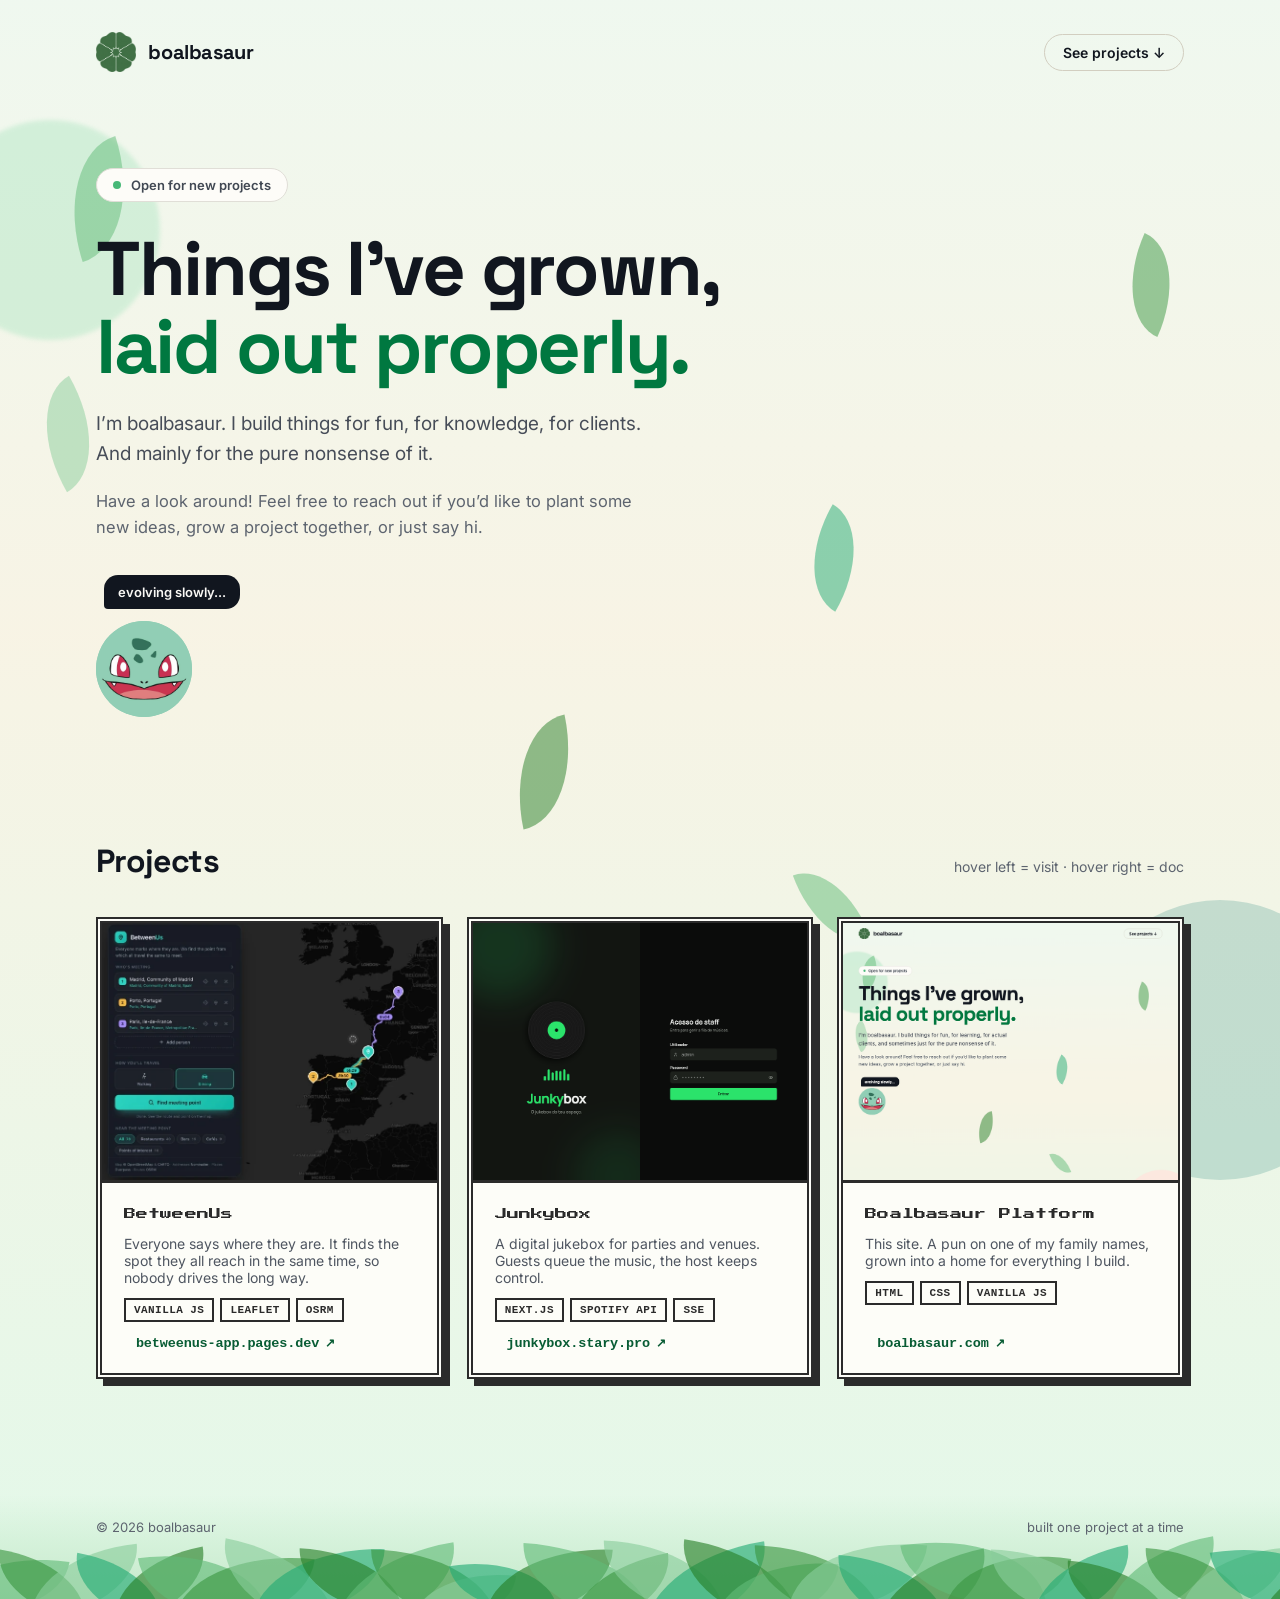
<file: index.html>
<!DOCTYPE html>
<html lang="en">
<head>
<meta charset="utf-8">
<meta name="viewport" content="width=device-width, initial-scale=1">
<title>boalbasaur · things I've grown</title>
<meta name="description" content="I'm boalbasaur. I build things for fun, for knowledge, for clients. And mainly for the pure nonsense of it.">
<meta name="theme-color" content="#e6f2e4">
<link rel="canonical" href="https://boalbasaur.com/">
<link rel="icon" href="assets/favicon.png" type="image/png">

<!-- Link previews. og:url and og:image have to be absolute — a relative path
     here renders as a bare URL with no card in WhatsApp, Slack, iMessage etc. -->
<meta property="og:type" content="website">
<meta property="og:url" content="https://boalbasaur.com/">
<meta property="og:site_name" content="boalbasaur">
<meta property="og:title" content="boalbasaur · things I've grown">
<meta property="og:description" content="I'm boalbasaur. I build things for fun, for knowledge, for clients. And mainly for the pure nonsense of it.">
<meta property="og:image" content="https://boalbasaur.com/assets/og.png">
<meta property="og:image:width" content="1200">
<meta property="og:image:height" content="630">
<meta property="og:image:alt" content="The boalbasaur logo above the words: Things I've grown, laid out properly.">
<meta name="twitter:card" content="summary_large_image">
<link rel="preconnect" href="https://fonts.googleapis.com">
<link rel="preconnect" href="https://fonts.gstatic.com" crossorigin>
<link href="https://fonts.googleapis.com/css2?family=Space+Grotesk:wght@500;600;700&family=Inter:wght@400;500;600&family=Press+Start+2P&display=swap" rel="stylesheet">
<!-- ?v= is the cache buster. There is no build step to fingerprint these, and
     without it a browser holding an old styles.css will happily pair it with
     freshly-changed markup: the page renders as unstyled content in the right
     shape, which looks like the CSS is broken rather than stale. Bump the
     number whenever styles.css or main.js changes. -->
<link rel="stylesheet" href="styles.css?v=21">
</head>
<body>

<div class="page" id="page">

  <div class="blob blob--1" aria-hidden="true"><i></i></div>
  <div class="blob blob--2" aria-hidden="true"><i></i></div>
  <div class="blob blob--3" aria-hidden="true"><i></i></div>

  <div class="leaves" aria-hidden="true">
    <!-- The surface everything below settles onto. -->
    <span class="ground"></span>

    <!-- Already on the ground. They lie flat in a tight band on the surface,
         overlapping into a continuous litter line, and several run past the
         left, right and bottom edges (.page clips them) so the layer reads as
         continuing out of frame rather than stopping at one.

         Each is rotated to roughly ±90deg, which swaps its axes on screen: it
         covers `height` horizontally (95-135px) and `width` vertically
         (58-78px). So, measured as distance above the container's bottom edge,

             visual bottom = bottom + (height - width) / 2
             visual top    = visual bottom + width

         Every `bottom` below is set so the visual bottom lands between -31 and
         -14 — each leaf is cut off by the page edge rather than resting above
         it. That is what makes the band read as a pile. Leave one sitting
         clear of the edge and you see background underneath it, and the line
         goes back to looking like it hovers. The visual tops come out between
         28 and 64, which is the ragged skyline.

         Horizontal spacing is a percentage while the sizes are pixels, so the
         gaps grow with the viewport. At a 3% step they stay closed up to
         ~2560px wide; past that bare ground starts showing between neighbours.
         Widen the step and it breaks on ordinary 1080p-and-up displays. -->
    <i class="leaf leaf--ground" style="--rot:98;  bottom:-46px;  left:-2%;  width:66px; height:117px"></i>
    <i class="leaf leaf--ground" style="--rot:-81; bottom:-34px;  left:1%;   width:58px; height:95px"></i>
    <i class="leaf leaf--ground" style="--rot:84;  bottom:-40px;  left:4%;   width:66px; height:113px"></i>
    <i class="leaf leaf--ground" style="--rot:-80; bottom:-38px;  left:7%;   width:58px; height:95px"></i>
    <i class="leaf leaf--ground" style="--rot:79;  bottom:-38px;  left:10%;  width:62px; height:101px"></i>
    <i class="leaf leaf--ground" style="--rot:-98; bottom:-48px;  left:13%;  width:74px; height:121px"></i>
    <i class="leaf leaf--ground" style="--rot:96;  bottom:-59px;  left:16%;  width:78px; height:134px"></i>
    <i class="leaf leaf--ground" style="--rot:-79; bottom:-50px;  left:19%;  width:74px; height:125px"></i>
    <i class="leaf leaf--ground" style="--rot:91;  bottom:-51px;  left:22%;  width:74px; height:130px"></i>
    <i class="leaf leaf--ground" style="--rot:-87; bottom:-36px;  left:25%;  width:62px; height:106px"></i>
    <i class="leaf leaf--ground" style="--rot:81;  bottom:-55px;  left:28%;  width:74px; height:130px"></i>
    <i class="leaf leaf--ground" style="--rot:-89; bottom:-52px;  left:31%;  width:74px; height:127px"></i>
    <i class="leaf leaf--ground" style="--rot:96;  bottom:-50px;  left:34%;  width:58px; height:99px"></i>
    <i class="leaf leaf--ground" style="--rot:-99; bottom:-38px;  left:37%;  width:58px; height:100px"></i>
    <i class="leaf leaf--ground" style="--rot:92;  bottom:-48px;  left:40%;  width:74px; height:125px"></i>
    <i class="leaf leaf--ground" style="--rot:-87; bottom:-50px;  left:43%;  width:74px; height:131px"></i>
    <i class="leaf leaf--ground" style="--rot:80;  bottom:-48px;  left:46%;  width:62px; height:108px"></i>
    <i class="leaf leaf--ground" style="--rot:-88; bottom:-42px;  left:49%;  width:74px; height:123px"></i>
    <i class="leaf leaf--ground" style="--rot:81;  bottom:-57px;  left:52%;  width:78px; height:132px"></i>
    <i class="leaf leaf--ground" style="--rot:-82; bottom:-48px;  left:55%;  width:74px; height:125px"></i>
    <i class="leaf leaf--ground" style="--rot:95;  bottom:-54px;  left:58%;  width:70px; height:118px"></i>
    <i class="leaf leaf--ground" style="--rot:-88; bottom:-50px;  left:61%;  width:74px; height:129px"></i>
    <i class="leaf leaf--ground" style="--rot:96;  bottom:-44px;  left:64%;  width:78px; height:131px"></i>
    <i class="leaf leaf--ground" style="--rot:-86; bottom:-52px;  left:67%;  width:70px; height:114px"></i>
    <i class="leaf leaf--ground" style="--rot:79;  bottom:-56px;  left:70%;  width:70px; height:121px"></i>
    <i class="leaf leaf--ground" style="--rot:-99; bottom:-42px;  left:73%;  width:78px; height:135px"></i>
    <i class="leaf leaf--ground" style="--rot:99;  bottom:-44px;  left:76%;  width:70px; height:117px"></i>
    <i class="leaf leaf--ground" style="--rot:-89; bottom:-38px;  left:79%;  width:66px; height:107px"></i>
    <i class="leaf leaf--ground" style="--rot:79;  bottom:-40px;  left:82%;  width:62px; height:107px"></i>
    <i class="leaf leaf--ground" style="--rot:-85; bottom:-51px;  left:85%;  width:62px; height:108px"></i>
    <i class="leaf leaf--ground" style="--rot:80;  bottom:-41px;  left:88%;  width:70px; height:118px"></i>
    <i class="leaf leaf--ground" style="--rot:-86; bottom:-36px;  left:91%;  width:62px; height:105px"></i>
    <i class="leaf leaf--ground" style="--rot:86;  bottom:-38px;  left:94%;  width:62px; height:109px"></i>
    <i class="leaf leaf--ground" style="--rot:-99; bottom:-48px;  left:97%;  width:78px; height:132px"></i>
    <i class="leaf leaf--ground" style="--rot:80;  bottom:-55px;  left:100%; width:70px; height:124px"></i>

    <!-- Drift down to join them as you scroll. data-start is the point in the
         page's scroll range where each one lets go, data-land how far above the
         bottom edge it comes to rest (negative = past it), data-rest the angle
         it settles at and data-turns how many extra tumbles it takes to get
         there.

         data-land is measured exactly like the litter line's `bottom`, so run
         it through the same conversion: a leaf's visual bottom ends up at
         data-land + (height - width) / 2. Keep that under 28 — the lowest
         point of the pile's skyline — or the leaf comes to rest above the
         litter with nothing under it, which is what made these hover. The six
         below land between -2 and 22. -->
    <i class="leaf" data-fall data-start="0"    data-land="2"   data-rest="86"  data-turns="1"  data-drift="28"
       style="--rot:-18; top:9%;  left:5%;   width:70px; height:110px"></i>
    <i class="leaf" data-fall data-start="0.05" data-land="-8"  data-rest="-94" data-turns="-1" data-drift="22"
       style="--rot:24;  top:15%; right:8%;  width:54px; height:90px"></i>
    <i class="leaf" data-fall data-start="0.12" data-land="-2"  data-rest="82"  data-turns="1"  data-drift="30"
       style="--rot:-30; top:24%; left:3%;   width:60px; height:100px"></i>
    <i class="leaf" data-fall data-start="0.20" data-land="-20" data-rest="-88" data-turns="0"  data-drift="18"
       style="--rot:30;  top:32%; left:63%;  width:56px; height:92px"></i>
    <i class="leaf" data-fall data-start="0.30" data-land="-6"  data-rest="92"  data-turns="-1" data-drift="26"
       style="--rot:-12; top:45%; left:40%;  width:64px; height:104px"></i>
    <i class="leaf" data-fall data-start="0.42" data-land="-16" data-rest="-80" data-turns="1"  data-drift="20"
       style="--rot:-20; top:54%; right:33%; width:52px; height:86px"></i>
  </div>

  <header class="site-header">
    <div class="brand">
      <img class="brand__logo" src="assets/logo.png" alt="" width="836" height="827">
      <span class="brand__name">boalbasaur</span>
    </div>
    <a class="ghost-button" href="#projects">See projects &darr;</a>
  </header>

  <section class="hero">
    <p class="badge" data-reveal data-reveal-near>
      <span class="badge__dot" aria-hidden="true"></span>
      Open for new projects
    </p>

    <h1 class="hero__title" data-reveal>
      Things I&rsquo;ve grown,<br><span class="hero__title-accent">laid out properly.</span>
    </h1>

    <p class="hero__sub" data-reveal data-reveal-delay="0.08s">
      <!-- The nbsp keeps "for clients" whole. Without it the line wraps after
           "for", stranding the preposition and breaking the for-X-for-Y-for-Z
           parallel across two lines; bound, both lines break on a comma. -->
      I&rsquo;m boalbasaur. I build things for fun, for knowledge, for&nbsp;clients.
      And mainly for the pure nonsense of it.
    </p>

    <p class="hero__sub hero__sub--soft" data-reveal data-reveal-delay="0.14s">
      Have a look around! Feel free to reach out if you&rsquo;d like to plant some new
      ideas, grow a project together, or just say hi.
    </p>

    <div class="mascot">
      <!-- What the mascot is saying. The text below is what shows with no
           script: it is also the first line of the idle rotation, so the two
           must stay in step or the bubble changes the moment main.js runs. -->
      <span class="mascot__note" id="mascot-note">evolving slowly...</span>

      <!-- Cycled while the console is shut. Not rendered, so the lines the
           mascot is not saying never reach the accessibility tree. -->
      <template id="mascot-idle-notes">
        <li>evolving slowly...</li>
        <li>Chat with me</li>
        <li>still photosynthesising</li>
        <li>psst &mdash; click me</li>
      </template>

      <!-- data-note is what the mascot says when a control is used. Kept on
           the controls themselves so a new menu row brings its own line. -->
      <button class="mascot__button" type="button" id="mascot-button"
              data-note="Hi there!"
              aria-expanded="false" aria-controls="retro-panel"
              aria-label="The boalbasaur mascot. Opens a help menu.">
        <span class="mascot__tilt">
          <span class="mascot__frame">
            <img class="mascot__img" src="assets/mascot-hero.png" alt="" width="96" height="96">
          </span>
        </span>
      </button>

      <!-- The mascot's retro console. Every view lives in the markup and the
           script shows one at a time, typing its text out a character at a
           time. The copy stays here rather than in main.js: the script reads
           each [data-type] element's own text once on load, stashes it, and
           replays it, so this file is still the only place the words live.

           Sits after the button in source order so it reads as the thing the
           button opens, and so it can just drop into flow on narrow screens
           where there is no room for it alongside. -->
      <!-- data-mail is where SEND actually goes. There is no backend behind
           this panel, so the button hands the text to the visitor's own mail
           client rather than claiming to have delivered it. -->
      <div class="retro" id="retro-panel" role="dialog" tabindex="-1"
           data-mail="boalbasaur@gmail.com"
           aria-label="boalbasaur help menu" hidden>

        <!-- Menu order runs from the least commitment to the most: read the
             address, write a whole email, write something short, write an idea,
             give me money. -->
        <div class="retro__view" data-view="menu">
          <p class="retro__heading" data-type>DO YOU NEED HELP?</p>
          <ul class="retro__menu">
            <li>
              <button class="retro__row" type="button" data-goto="contact" data-note="Vine Whip me a line." aria-label="Contact">
                <span class="retro__caret" aria-hidden="true">&#9654;</span><span data-type>CONTACT</span>
              </button>
            </li>
            <li>
              <button class="retro__row" type="button" data-goto="email" data-note="Draft it here, send it there." aria-label="Send email">
                <span class="retro__caret" aria-hidden="true">&#9654;</span><span data-type>SEND EMAIL</span>
              </button>
            </li>
            <li>
              <button class="retro__row" type="button" data-goto="message" data-note="I&rsquo;m all ears. And bulb." aria-label="Quick message">
                <span class="retro__caret" aria-hidden="true">&#9654;</span><span data-type>QUICK MESSAGE</span>
              </button>
            </li>
            <li>
              <button class="retro__row" type="button" data-goto="idea" data-note="Plant it here, I&rsquo;ll water it." aria-label="Share idea">
                <span class="retro__caret" aria-hidden="true">&#9654;</span><span data-type>SHARE IDEA</span>
              </button>
            </li>
            <li>
              <button class="retro__row" type="button" data-goto="donate" data-note="I mostly run on sunlight." aria-label="Donate">
                <span class="retro__caret" aria-hidden="true">&#9654;</span><span data-type>DONATE</span>
              </button>
            </li>
          </ul>
        </div>

        <div class="retro__view" data-view="contact" hidden>
          <p class="retro__heading" data-type>CONTACT</p>
          <div class="retro__lines">
            <p data-type>EMAIL: boalbasaur@gmail.com</p>
            <p data-type>ADDRESS: Patch #2B, Pallet Town Forest (Just follow the sunny spot!)</p>
          </div>
          <button class="retro__row retro__row--lead" type="button" data-goto="menu" data-note="Take your time." aria-label="Back to the menu">
            <span data-type>&lt; BACK</span>
          </button>
        </div>

        <div class="retro__view" data-view="donate" hidden>
          <p class="retro__heading" data-type>DONATE</p>
          <!-- No link here on purpose: there is no donation account to point
               at, and a plausible-looking one would send money to a stranger. -->
          <p class="retro__body" data-type>Honestly? Not worth it yet. I&rsquo;m still a seedling &mdash; come back when I&rsquo;ve evolved.</p>
          <button class="retro__row retro__row--lead" type="button" data-goto="menu" data-note="Take your time." aria-label="Back to the menu">
            <span data-type>&lt; BACK</span>
          </button>
        </div>

        <!-- The whole email, written here rather than in the mail app. SEND
             still ends in the visitor's own client, with every box already
             filled in, so the last word on what leaves their machine is
             theirs. Subject goes to the mailto's subject; the header is the
             line the message opens on, and rides at the top of the body,
             because a mailto can carry a subject and a body and nothing else.

             data-field, not the class, is what the script reads: every box here
             is a .retro__input, and a querySelector on the class would take
             whichever comes first. -->
        <div class="retro__view" data-view="email" hidden>
          <p class="retro__heading" data-type>SEND EMAIL</p>
          <div data-form>
            <input class="retro__input" data-field="subject" type="text"
                   placeholder="Subject" aria-label="Subject">
            <input class="retro__input" data-field="header" type="text"
                   placeholder="Header" aria-label="Header">
            <textarea class="retro__input" data-field="body" rows="3"
                      placeholder="Your message" aria-label="Your message"></textarea>
            <div class="retro__actions">
              <button class="retro__row" type="button" data-goto="menu" data-note="Take your time." aria-label="Back to the menu">
                <span data-type>&lt; BACK</span>
              </button>
              <!-- The fallback subject, for a mail app that would otherwise open
                   with a blank one. The field wins whenever it has anything. -->
              <button class="retro__row" type="button" data-send="mail"
                      data-mail-subject="Hello from boalbasaur.com"
                      data-note="Off to your mail app." aria-label="Send email">
                <span data-type>SEND &gt;</span>
              </button>
            </div>
          </div>
          <!-- BACK is the only way out of here. The confirmation used to clear
               itself after a second and a half, which read as the panel
               changing its mind: you look up from the mail app that just
               opened and the screen that told you so is gone. -->
          <div data-sent hidden>
            <p class="retro__body" data-type data-status="mail">HANDED IT TO YOUR MAIL APP.</p>
            <button class="retro__row retro__row--lead" type="button" data-goto="menu" data-note="Take your time." aria-label="Back to the menu">
              <span data-type>&lt; BACK</span>
            </button>
          </div>
        </div>

        <!-- These two do not go through a mail app at all: SEND posts them to
             the site's own Worker, which passes them to Telegram. The contact
             box is optional and asked for first, the way you address a letter
             before writing it, and here it is the only way back — nothing else
             in the request says who sent it.

             type="text", not "email", because it asks for a contact and not
             only an address: a handle or a number belongs here too, and typing
             one into an email field is how you get told it is invalid. -->
        <div class="retro__view" data-view="message" hidden>
          <p class="retro__heading" data-type>QUICK MESSAGE</p>
          <div data-form>
            <input class="retro__input" data-field="contact" type="text"
                   placeholder="Your email or contact" aria-label="Your email or contact">
            <textarea class="retro__input" data-field="body" rows="3" placeholder="Say hi..." aria-label="Your message"></textarea>
            <div class="retro__actions">
              <button class="retro__row" type="button" data-goto="menu" data-note="Take your time." aria-label="Back to the menu">
                <span data-type>&lt; BACK</span>
              </button>
              <!-- data-kind is the heading this arrives under on Telegram, emoji
                   and all. It is separate from data-mail-subject because that
                   one is an email subject line and reads as boilerplate in a
                   chat, and it lives here rather than in the Worker for the
                   same reason as everything else the panel says: the words are
                   the page's, and adding a new kind should not mean editing a
                   server. -->
              <button class="retro__row" type="button" data-send="post"
                      data-kind="&#128172; Quick message"
                      data-mail-subject="Hello from boalbasaur.com"
                      data-note="Sending it over." aria-label="Send message">
                <span data-type>SEND &gt;</span>
              </button>
            </div>
          </div>
          <!-- One line per outcome, all three living here rather than in the
               script, which owns none of the words. The script un-hides one and
               types whatever is not hidden. -->
          <div data-sent hidden>
            <p class="retro__body" data-type data-status="sending">SENDING...</p>
            <p class="retro__body" data-type data-status="ok" hidden>GOT IT. IT IS ON MY PHONE.</p>
            <p class="retro__body" data-type data-status="mail" hidden>MY LINE IS DOWN. HANDED IT TO YOUR MAIL APP.</p>
            <button class="retro__row retro__row--lead" type="button" data-goto="menu" data-note="Take your time." aria-label="Back to the menu">
              <span data-type>&lt; BACK</span>
            </button>
          </div>
        </div>

        <div class="retro__view" data-view="idea" hidden>
          <p class="retro__heading" data-type>SHARE AN IDEA</p>
          <div data-form>
            <input class="retro__input" data-field="contact" type="text"
                   placeholder="Your email or contact" aria-label="Your email or contact">
            <textarea class="retro__input" data-field="body" rows="3" placeholder="What should I build next?" aria-label="Your idea"></textarea>
            <div class="retro__actions">
              <button class="retro__row" type="button" data-goto="menu" data-note="Take your time." aria-label="Back to the menu">
                <span data-type>&lt; BACK</span>
              </button>
              <button class="retro__row" type="button" data-send="post"
                      data-kind="&#128161; Idea"
                      data-mail-subject="An idea for boalbasaur.com"
                      data-note="Sending it over." aria-label="Send idea">
                <span data-type>SEND &gt;</span>
              </button>
            </div>
          </div>
          <div data-sent hidden>
            <p class="retro__body" data-type data-status="sending">SENDING...</p>
            <p class="retro__body" data-type data-status="ok" hidden>PLANTED. IT IS ON MY PHONE.</p>
            <p class="retro__body" data-type data-status="mail" hidden>MY LINE IS DOWN. HANDED IT TO YOUR MAIL APP.</p>
            <button class="retro__row retro__row--lead" type="button" data-goto="menu" data-note="Take your time." aria-label="Back to the menu">
              <span data-type>&lt; BACK</span>
            </button>
          </div>
        </div>

      </div>
    </div>
  </section>

  <section class="projects" id="projects">
    <div class="projects__head" data-reveal>
      <h2 class="projects__title">Projects</h2>
      <span class="projects__hint">hover left = visit &middot; hover right = doc</span>
    </div>

    <div class="projects__grid">

      <article class="card" data-reveal style="--card-index:0">
        <div class="card__shot">
          <img class="shot" src="assets/betweenus.webp" width="699" height="551"
               alt="BetweenUs: three people listed in the side panel and a map of Iberia with their routes converging on a point in south-west France."
               loading="lazy">
          <a class="card__half card__half--left" href="https://betweenus-app.pages.dev/" target="_blank"
             rel="noopener noreferrer" aria-label="Visit the BetweenUs website">
            <span class="card__action">Visit <span class="card__arrow" aria-hidden="true">&rarr;</span></span>
          </a>
          <button class="card__half card__half--right" type="button"
                  data-doc-for="betweenus" aria-label="Read the BetweenUs project doc">
            <span class="card__action"><span class="card__glyph" aria-hidden="true">&#9776;</span> Doc</span>
          </button>
        </div>
        <div class="card__body">
          <h3 class="card__title">BetweenUs</h3>
          <p class="card__tagline">Everyone says where they are. It finds the spot they all reach in the same time, so nobody drives the long way.</p>
          <ul class="tech">
            <li>Vanilla JS</li><li>Leaflet</li><li>OSRM</li>
          </ul>
          <a class="card__url" href="https://betweenus-app.pages.dev/" target="_blank" rel="noopener noreferrer">
            betweenus-app.pages.dev<span class="card__url-arrow" aria-hidden="true">&#8599;</span>
          </a>
        </div>

        <!-- Its own skin, sampled from the app: near-black navy with the teal,
             amber and violet it gives the first three people. Its furniture is
             the app's own furniture, all of it drawn in CSS: pins for bullets,
             the exact-midpoint target for headings, the search rings behind
             the text, and travel times that balance in the strip. -->
        <div class="doc-source" id="betweenus" data-doc-theme="betweenus" hidden>

          <!-- The rings the search actually walks: it drops candidate points on
               a ring around a centre, keeps the best, and shrinks. Here they sit
               off the edges, so the panel cuts them the way the viewport cuts
               them in the app. -->
          <div class="doc-atlas" aria-hidden="true">
            <span class="doc-ring doc-ring--a"></span>
            <span class="doc-ring doc-ring--b"></span>
            <span class="doc-ring doc-ring--c"></span>
          </div>

          <p class="doc-lede">Everyone marks where they are. It finds the point
            from which all of them travel the same, and tells you what is there.</p>

          <div class="doc-strip">
            <!-- Three people's travel times, pulled level and let go again. The
                 whole app is this loop: move the point, remeasure, close the
                 gap between the longest trip and the shortest. -->
            <ul class="doc-legs" aria-hidden="true">
              <li style="--from:0.42"></li>
              <li style="--from:1"></li>
              <li style="--from:0.63"></li>
            </ul>
            <p class="doc-strip__label">Two answers per search. The exact
              midpoint, equidistant and quite often at sea, and the one on real
              roads that everyone actually reaches in the same time.</p>
            <ul class="tech doc-stack">
              <li>Vanilla JS</li><li>Leaflet</li><li>OSRM</li><li>Overpass</li><li>Nominatim</li><li>No build step</li>
            </ul>
          </div>

          <section>
            <h4>What it is</h4>
            <p>Add the people, pick walking or driving, and the map answers with
              a place: a town, its region, and a line of its history. Everyone
              gets a route in their own colour with their travel time on it, so
              the fairness is something you can read rather than take on trust.</p>
            <ul class="doc-list">
              <li>The exact midpoint, where nobody is further from the meeting than anyone else</li>
              <li>The realistic meeting point, snapped to roads and picked so the longest trip is as short as it can be</li>
              <li>The gap between the longest and shortest trip, which is the number the search is trying to get to zero</li>
              <li>Restaurants, bars, caf&eacute;s and points of interest around the answer, sorted by distance</li>
            </ul>
          </section>

          <section class="doc-gallery">
            <h4>What a search answers with</h4>
            <figure class="doc-shot">
              <img src="assets/betweenus-point.webp" width="752" height="966" loading="lazy"
                   alt="The meeting point panel: an exact midpoint near Elvas, the chosen town Campo Maior with a paragraph of its history, both people at 2h57, and a travel-time gap of 0 min.">
              <figcaption>Two people out of Coimbra and somewhere east of it, and
                the gap between their trips is zero. The exact midpoint landed in
                a field outside Elvas, so the meeting is in Campo Maior, with the
                first paragraph Wikipedia has on it.</figcaption>
            </figure>
            <figure class="doc-shot">
              <img src="assets/betweenus-nearby.webp" width="889" height="1024" loading="lazy"
                   alt="The map zoomed in on the Basque coast: three coloured routes running side by side into the meeting pin, glyph chips for nearby places, and a popup for Caf&eacute; Garra.">
              <figcaption>Zoomed in, the routes share the last few kilometres of
                road. They are drawn a few pixels apart so all three stay
                readable, and the places around the point are tinted by what they
                are.</figcaption>
            </figure>
            <figure class="doc-shot doc-shot--phone">
              <img src="assets/betweenus-places.webp" width="640" height="1076" loading="lazy"
                   alt="The side panel: walking and driving buttons, the find button, and a tabbed list of nearby places with distances.">
              <figcaption>What is worth the trip once you are there. The tabs
                count what they hold, and walking searches a couple of kilometres
                where driving searches tens.</figcaption>
            </figure>
          </section>

          <section>
            <h4>Motivation</h4>
            <p>Meeting halfway is normally settled by whoever gives in first, and
              someone always drives twice as long while insisting they do not
              mind. I wanted the argument replaced by a number. The exact
              midpoint is the other half of it: usually it is open water and
              useless, but every so often it lands on a small town nobody in the
              group has heard of, and then the answer to where should we meet is
              somewhere you have to go and look up.</p>
          </section>

          <section>
            <h4>Purpose</h4>
            <p>Run a real optimisation loop in a browser tab. One static page, no
              backend, no API keys and no sign-up, on public services that owe me
              nothing: OSRM for the roads, Nominatim for the addresses, Overpass
              for the places, Wikipedia for the history.</p>
          </section>

          <section>
            <h4>Challenges</h4>
            <p>The fair point is not the average of the coordinates. Averaging
              puts three friends in the Bay of Biscay, and even the true
              equidistant point is only fair as the crow flies, which nobody
              travels.</p>
            <ul class="doc-list">
              <li>Candidates are sampled along the real routes between people, then refined on shrinking rings until the travel times stop moving apart</li>
              <li>Every service is public and rate limited: one request a second to Nominatim, mirrors of Overpass that return an error page with a 200, and a demo routing server that throttles bursts</li>
              <li>Routes that converge on the same road hide one another, so each is shifted sideways in screen pixels and recomputed on every zoom</li>
              <li>The panels float over the map, so fitting the view has to account for the pixels they cover or the answer lands underneath them</li>
            </ul>
          </section>

          <section class="doc-note">
            <h4>What I learned</h4>
            <ul class="doc-list">
              <li>Nobody gets the short straw has a name in geometry: it is the Chebyshev centre, and on a sphere you reach it by core set iteration</li>
              <li>Scoring candidates by twice the worst trip minus the best one, which rewards a low ceiling and punishes a lucky winner</li>
              <li>Being a good guest on free infrastructure: a queue with a gap in it, backoff that knows which errors will never come good, and a cache that survives reloads</li>
              <li>Leaflet past the tutorial, where you draw your own things in screen space and take its click handling apart</li>
              <li>How much of a design reads as illustration when it is really two gradients and a border radius</li>
            </ul>
          </section>

        </div>
      </article>


      <article class="card" data-reveal style="--card-index:1">
        <div class="card__shot">
          <img class="shot" src="assets/junkybox.png" width="900" height="709"
               alt="The Junkybox staff login: a vinyl record and equalizer over a dark green glow, beside the sign-in form."
               loading="lazy">
          <a class="card__half card__half--left" href="https://junkybox.stary.pro/" target="_blank"
             rel="noopener noreferrer" aria-label="Visit the Junkybox website">
            <span class="card__action">Visit <span class="card__arrow" aria-hidden="true">&rarr;</span></span>
          </a>
          <button class="card__half card__half--right" type="button"
                  data-doc-for="junkybox" aria-label="Read the Junkybox project doc">
            <span class="card__action"><span class="card__glyph" aria-hidden="true">&#9776;</span> Doc</span>
          </button>
        </div>
        <div class="card__body">
          <h3 class="card__title">Junkybox</h3>
          <p class="card__tagline">A digital jukebox for parties and venues. Guests queue the music, the host keeps control.</p>
          <ul class="tech">
            <li>Next.js</li><li>Spotify API</li><li>SSE</li>
          </ul>
          <a class="card__url" href="https://junkybox.stary.pro/" target="_blank" rel="noopener noreferrer">
            junkybox.stary.pro<span class="card__url-arrow" aria-hidden="true">&#8599;</span>
          </a>
        </div>

        <!-- Its own skin too, and the point of the pair is that two dark docs
             still read as two different apps: this one is near-black with a
             Spotify green, and everything in it is a record or a meter. -->
        <div class="doc-source" id="junkybox" data-doc-theme="junkybox" hidden>

          <!-- Records bleeding off the edges, the way the app puts one behind
               its sign-in. Grooves are a repeating-radial-gradient and the
               label a plain radial one, so the whole thing is two gradients
               and no image. -->
          <div class="doc-deck" aria-hidden="true">
            <span class="doc-vinyl doc-vinyl--a"></span>
            <span class="doc-vinyl doc-vinyl--b"></span>
            <span class="doc-vinyl doc-vinyl--c"></span>
          </div>

          <p class="doc-lede">A digital jukebox app designed for parties and venues.</p>

          <div class="doc-strip">
            <ul class="doc-eq" aria-hidden="true">
              <li></li><li></li><li></li><li></li><li></li><li></li><li></li><li></li>
              <li></li><li></li><li></li><li></li><li></li><li></li><li></li><li></li>
            </ul>
            <p class="doc-strip__label">One process, one live queue. Every guest
              request lands in Spotify&rsquo;s own playback, in real time.</p>
            <ul class="tech doc-stack">
              <li>Next.js 16</li><li>App Router</li><li>SSE</li><li>Spotify Web API</li><li>Auth.js</li>
            </ul>
          </div>

          <section>
            <h4>What it is</h4>
            <p>The host or venue connects their Spotify account, allowing guests to
              scan a QR code, search for songs, and submit requests to a shared
              queue. Staff or hosts manage live playback through a real-time
              dashboard while setting custom rules for moderation.</p>
            <ul class="doc-list">
              <li>Approving or rejecting requests manually, or enabling automatic approval in real time</li>
              <li>Moderation rules like blocked artists, explicit content filters, and song limits per device</li>
              <li>Session summary reports with insights and statistics about requests and user activity</li>
            </ul>
          </section>

          <!-- The app proper, which the public URL never shows: everything past
               the sign-in is staff-only. width/height are on every image so the
               panel does not reflow as they decode, and loading="lazy" means
               they are only fetched when this doc is opened. -->
          <section class="doc-gallery">
            <h4>Inside the app</h4>
            <figure class="doc-shot">
              <img src="assets/junkybox-dashboard.webp" width="1200" height="621" loading="lazy"
                   alt="The Junkybox staff dashboard: counters for pending requests, active tables and songs played, a now-playing panel, and a requests-per-hour chart.">
              <figcaption>The staff dashboard: pending requests, active tables,
                and what is playing right now.</figcaption>
            </figure>
            <figure class="doc-shot">
              <img src="assets/junkybox-session.webp" width="1200" height="601" loading="lazy"
                   alt="The Junkybox live session screen: a now-playing track with transport controls, an approved queue, and an empty pending column.">
              <figcaption>The live session: the queue, what is approved, and what is
                up next.</figcaption>
            </figure>
            <figure class="doc-shot doc-shot--phone">
              <img src="assets/junkybox-guest.webp" width="560" height="959" loading="lazy"
                   alt="The Junkybox guest view on a phone: the track playing now with a progress bar, a button to request a song, and the queue below.">
              <figcaption>What a guest gets after scanning the QR code on their table
                No app to install, and an honest estimate of how long until
                their song plays.</figcaption>
            </figure>
          </section>

          <section>
            <h4>Motivation</h4>
            <p>What started as a side project between a friend and me grew out of a
              shared frustration with static, boring party playlists. We wanted to
              create an interactive music experience that engages everyone in the
              room and eliminates constant manual requests to the host or bartender,
              all wrapped in a clean, modern interface designed for both staff and
              guests.</p>
          </section>

          <section>
            <h4>Purpose</h4>
            <p>To build a single-process, real-time web application using Next.js 16
              (App Router) with Server-Sent Events (SSE) and master complex
              integration with the Spotify Web API for live, synchronized playback
              control.</p>
          </section>

          <section>
            <h4>Challenges</h4>
            <p>Maintaining precise real-time synchronization between client requests
              and Spotify&rsquo;s native queue without exceeding API rate limits or
              suffering timing drift. On the product side, the main challenge was
              designing an interface engaging enough to encourage user participation
              while giving hosts strict, effortless control over the vibe.</p>
          </section>

          <section class="doc-note">
            <h4>What I learned</h4>
            <p>Through this project, I gained hands-on experience in full-stack
              architecture and real-time systems, specifically:</p>
            <ul class="doc-list">
              <li>Implementing custom long-running background workers within Next.js</li>
              <li>Managing native Spotify queue synchronization and handling API rate-limiting constraints</li>
              <li>Structuring multi-role authentication (staff vs. customer) using Auth.js</li>
              <li>Streaming lightweight live updates using Server-Sent Events (SSE) instead of heavier WebSockets</li>
              <li>Prototyping and building modern UI designs using Claude Design</li>
            </ul>
          </section>

        </div>
      </article>


      <article class="card" data-reveal style="--card-index:2">
        <div class="card__shot">
          <!-- Cropped to the card frame's own ratio, so `cover` has nothing to
               throw away. See the README for the command that regenerates it. -->
          <img class="shot" src="assets/boalbasaur-platform.png" width="900" height="709"
               alt="The boalbasaur homepage: the headline Things I've grown, laid out properly, with leaves drifting past."
               loading="lazy">
          <a class="card__half card__half--left" href="https://boalbasaur.com/" data-already-here
             rel="noopener" aria-label="Visit the Boalbasaur Platform website">
            <span class="card__action">Visit <span class="card__arrow" aria-hidden="true">&rarr;</span></span>
          </a>
          <button class="card__half card__half--right" type="button"
                  data-doc-for="boalbasaur-platform" aria-label="Read the Boalbasaur Platform project doc">
            <span class="card__action"><span class="card__glyph" aria-hidden="true">&#9776;</span> Doc</span>
          </button>
        </div>
        <div class="card__body">
          <h3 class="card__title">Boalbasaur Platform</h3>
          <p class="card__tagline">This site. A pun on one of my family names, grown into a home for everything I build.</p>
          <ul class="tech">
            <li>HTML</li><li>CSS</li><li>Vanilla JS</li>
          </ul>
          <!-- The address in the open, not just under the screenshot's left
               half: on touch there is no hover, and a card that names where it
               goes is worth more than one that makes you tap to find out. -->
          <!-- Same treatment as the shot's left half above: this address is the
               page you are standing on, so it gets the same answer. -->
          <a class="card__url" href="https://boalbasaur.com/" data-already-here rel="noopener">
            boalbasaur.com<span class="card__url-arrow" aria-hidden="true">&#8599;</span>
          </a>
        </div>

        <!-- data-doc-theme picks the panel's skin. This one dresses the doc in
             the site's own design language — Press Start 2P headings, leaf
             bullets, the mascot console as the closing block, and a litter line
             at its foot built from the same .leaf markup as the page. -->
        <div class="doc-source" id="boalbasaur-platform" data-doc-theme="boalbasaur" hidden>

          <!-- Decoration behind the whole doc, the page's background layer
               brought indoors. Most hug the gutters and are cut off by the
               panel edge, so they read as continuing past it rather than
               floating in the margin; the few marked leaf--spot sit further in
               and are fainter still, since they land under running text.
               Positions are percentages of the doc's own height, so they stay
               spread out however long a doc runs. -->
          <div class="doc-leaves" aria-hidden="true">
            <i class="leaf" style="--rot:30;  top:0.5%; right:-20px; width:46px; height:78px"></i>
            <i class="leaf" style="--rot:-34; top:6%;   left:-24px;  width:42px; height:70px"></i>
            <i class="leaf" style="--rot:16;  top:14%;  right:-14px; width:34px; height:58px"></i>
            <i class="leaf leaf--spot" style="--rot:-12; top:19%; right:12%; width:28px; height:48px"></i>
            <i class="leaf" style="--rot:44;  top:22%;  left:-16px;  width:50px; height:84px"></i>
            <i class="leaf" style="--rot:-24; top:31%;  right:-26px; width:44px; height:74px"></i>
            <i class="leaf" style="--rot:20;  top:40%;  left:-22px;  width:36px; height:60px"></i>
            <i class="leaf" style="--rot:38;  top:48%;  right:-18px; width:48px; height:80px"></i>
            <i class="leaf leaf--spot" style="--rot:34; top:53%; left:14%; width:26px; height:44px"></i>
            <i class="leaf" style="--rot:-30; top:57%;  left:-18px;  width:40px; height:66px"></i>
            <i class="leaf" style="--rot:22;  top:66%;  right:-22px; width:34px; height:58px"></i>
            <i class="leaf" style="--rot:-40; top:75%;  left:-26px;  width:46px; height:78px"></i>
            <i class="leaf leaf--spot" style="--rot:-22; top:79%; right:16%; width:30px; height:50px"></i>
            <i class="leaf" style="--rot:26;  top:84%;  right:-16px; width:42px; height:70px"></i>
            <i class="leaf" style="--rot:-18; top:92%;  left:-20px;  width:38px; height:64px"></i>
          </div>

          <p class="doc-lede">A lighthearted personal portfolio built around a pun
            on one of my family names (Boal&nbsp;+&nbsp;Bulbasaur).</p>

          <div class="doc-strip">
            <!-- The page's whole palette, in the order it reads on screen. Empty
                 by design: the swatches are the content, and the tones come from
                 the same custom properties the site paints with. -->
            <ul class="doc-swatches" aria-hidden="true">
              <li></li><li></li><li></li><li></li><li></li><li></li><li></li>
            </ul>
            <p class="doc-strip__label">Five leaf greens, one ink, one bone-white
              for the console. The entire page is mixed from these.</p>
            <ul class="tech doc-stack">
              <li>HTML</li><li>CSS</li><li>Vanilla JS</li><li>No build step</li>
            </ul>
          </div>

          <section>
            <h4>What it is</h4>
            <ul class="doc-list">
              <li>Retro game-inspired UI touches</li>
              <li>Custom scroll animations</li>
              <li>Slide-out project documentation panel</li>
            </ul>
          </section>

          <section>
            <h4>Motivation</h4>
            <p>I needed a single spot to organize all my projects without creating
              another generic portfolio. Plot twist: I am not actually a big
              Pok&eacute;mon fan (no offense to the die-hard fans out there!).</p>
          </section>

          <section>
            <h4>Purpose</h4>
            <p>Build an ultra fast, zero dependency static site using pure HTML,
              CSS, and vanilla JS while sharpening my UI interaction skills without
              relying on heavy frameworks.</p>
          </section>

          <section>
            <h4>Challenges</h4>
            <p>Balancing fun visual quirks with smooth performance.</p>
            <ul class="doc-list">
              <li>Mapping custom falling-leaf physics directly to scroll progress</li>
              <li>Managing modal accessibility and focus states cleanly</li>
              <li>Keeping layout overflow tight across all viewports</li>
            </ul>
          </section>

          <section class="doc-note">
            <h4>What I learned</h4>
            <ul class="doc-list">
              <li>How far vanilla JS and modern CSS can take you without npm packages</li>
              <li>Deep dive into IntersectionObserver performance tuning</li>
              <li>A small visual pun makes a developer portfolio infinitely more memorable</li>
            </ul>
          </section>

          <!-- The same litter line the page rests on, at the foot of the doc.
               Same classes, same conversion: a leaf's visual bottom lands at
               `bottom` + (height - width) / 2, and every one below comes out
               between -9 and -5, so the band is cut off by the panel edge
               rather than hovering above it. -->
          <div class="doc-litter" aria-hidden="true">
            <i class="leaf leaf--ground" style="--rot:92;  bottom:-16px; left:-2%; width:26px; height:46px"></i>
            <i class="leaf leaf--ground" style="--rot:-84; bottom:-15px; left:6%;  width:24px; height:42px"></i>
            <i class="leaf leaf--ground" style="--rot:88;  bottom:-19px; left:14%; width:28px; height:50px"></i>
            <i class="leaf leaf--ground" style="--rot:-95; bottom:-14px; left:22%; width:26px; height:44px"></i>
            <i class="leaf leaf--ground" style="--rot:81;  bottom:-18px; left:30%; width:30px; height:52px"></i>
            <i class="leaf leaf--ground" style="--rot:-90; bottom:-16px; left:38%; width:24px; height:43px"></i>
            <i class="leaf leaf--ground" style="--rot:96;  bottom:-17px; left:46%; width:28px; height:48px"></i>
            <i class="leaf leaf--ground" style="--rot:-82; bottom:-15px; left:54%; width:26px; height:45px"></i>
            <i class="leaf leaf--ground" style="--rot:85;  bottom:-18px; left:62%; width:30px; height:51px"></i>
            <i class="leaf leaf--ground" style="--rot:-97; bottom:-16px; left:70%; width:24px; height:44px"></i>
            <i class="leaf leaf--ground" style="--rot:79;  bottom:-17px; left:78%; width:28px; height:47px"></i>
            <i class="leaf leaf--ground" style="--rot:-88; bottom:-15px; left:86%; width:26px; height:46px"></i>
            <i class="leaf leaf--ground" style="--rot:94;  bottom:-19px; left:94%; width:30px; height:50px"></i>
          </div>

        </div>
      </article>

    </div>
  </section>

  <footer class="site-footer">
    <span>&copy; 2026 boalbasaur</span>
    <span>built one project at a time</span>
  </footer>

</div>

<!-- The easter egg behind this card's own links. The href on them is real, so
     with no script they simply go to the site; with script they land here
     instead. tabindex lets it take focus, so a keyboard is not left behind the
     inert page with nowhere to be. -->
<div class="arcade" id="arcade" role="dialog" aria-modal="true" tabindex="-1"
     aria-labelledby="arcade-line" hidden>
  <div class="arcade__box">
    <p class="arcade__line" id="arcade-line" data-type>Bruv... you already there</p>
    <p class="arcade__hint">Click anywhere to continue</p>
  </div>
</div>

<div class="doc-overlay" id="doc-overlay" hidden></div>

<aside class="doc-panel" id="doc-panel" role="dialog" aria-modal="true"
       aria-labelledby="doc-panel-title" hidden>
  <div class="doc-panel__inner">
    <div class="doc-panel__head">
      <div>
        <p class="doc-panel__eyebrow">Project doc</p>
        <h2 class="doc-panel__title" id="doc-panel-title"></h2>
      </div>
      <button class="doc-panel__close" type="button" id="doc-close" aria-label="Close project doc">&times;</button>
    </div>
    <div class="doc-panel__body" id="doc-panel-body"></div>
  </div>
</aside>

<script src="main.js?v=21"></script>
</body>
</html>
</file>
<file: styles.css>
/* boalbasaur — portfolio
   Implementation of design/Boalbasaur.dc.html */

:root {
  /* Ink */
  --ink:          oklch(0.2 0.02 260);
  --ink-strong:   oklch(0.3 0.02 260);
  --ink-body:     oklch(0.35 0.02 260);
  --ink-mid:      oklch(0.4 0.02 260);
  --ink-soft:     oklch(0.42 0.02 260);
  --ink-softer:   oklch(0.45 0.02 260);
  --ink-muted:    oklch(0.5 0.02 260);

  /* Surfaces */
  --surface:      oklch(0.99 0.005 95);
  --surface-alt:  oklch(0.94 0.01 95);
  --border:       oklch(0.9 0.01 95);
  --border-firm:  oklch(0.85 0.02 95);

  /* Greens */
  --green:        oklch(0.5 0.13 155);
  --green-dot:    oklch(0.7 0.14 155);
  --green-eyebrow:oklch(0.55 0.1 155);
  --pill-bg:      oklch(0.94 0.03 155);
  --pill-fg:      oklch(0.35 0.08 155);
  --note-bg:      oklch(0.95 0.03 155);
  --note-label:   oklch(0.32 0.09 155);
  --note-text:    oklch(0.3 0.08 155);
  /* Five leaf tones, spread across lightness and a little across hue: a couple
     catching the light, a couple sitting in shade. Decorative shapes at half
     opacity, so none of them carries a contrast requirement. */
  --leaf-a:       oklch(0.72 0.13 150);
  --leaf-b:       oklch(0.6 0.15 145);
  --leaf-c:       oklch(0.79 0.1 152);
  --leaf-d:       oklch(0.66 0.14 160);
  --leaf-e:       oklch(0.53 0.15 143);

  --link:         oklch(0.42 0.1 155);
  --link-hover:   oklch(0.32 0.1 155);

  /* The mascot's own body teal, averaged over a patch of it rather than picked
     off one pixel: the art is shaded, so a single sample lands on whichever end
     of that gradient you happened to click. One background blob wears it, which
     is what stops it reading as a stray pink shape from another palette. */
  --spot:         #4c9b8f;

  /* Retro console — the mascot's help menu. Its own near-black-on-bone pair,
     deliberately outside the page's ink ramp: the point of the panel is that
     it looks like a different device sitting on top of the page. */
  --retro-bg:     #fdfdf8;
  --retro-ink:    #2b2b2b;

  --display: 'Space Grotesk', system-ui, sans-serif;
  --body: 'Inter', system-ui, sans-serif;

  --shell: 1200px;
  --gutter: 56px;

  /* Driven by main.js */
  --scroll-y: 0;      /* window.scrollY, unitless */
  --mascot-tilt: 0;   /* degrees the mascot leans toward the pointer */
  --mascot-look-x: 0; /* px the face pans inside its frame, horizontally */
  --mascot-look-y: 0; /* px the face pans inside its frame, vertically */
}

*, *::before, *::after { box-sizing: border-box; }

/* No `scroll-behavior: smooth` on the root: it routes every programmatic scroll
   through the animator, which fights rapid wheel input. main.js asks for smooth
   explicitly on the one interaction that wants it. */

body {
  margin: 0;
  font-family: var(--body);
  color: var(--ink);
  background: linear-gradient(
    180deg,
    oklch(0.97 0.015 145) 0%,
    oklch(0.965 0.02 95) 40%,
    oklch(0.96 0.03 155) 100%
  );
}

body.is-locked { overflow: hidden; }

a { color: var(--link); text-decoration: none; }
a:hover { color: var(--link-hover); }

:focus-visible {
  outline: 2px solid var(--green);
  outline-offset: 3px;
  border-radius: 4px;
}

.page {
  position: relative;
  /* `clip`, not `hidden`. `hidden` still makes this a scroll container — the
     scrollbar is hidden but the box can be scrolled programmatically, and the
     decorative layers overflow it by ~300px. Scrolling anything into view
     scrolls every scrollable ancestor, so an anchor jump left .page itself
     scrolled down with no way to scroll it back: the header and the top of the
     headline became permanently unreachable. `clip` clips identically without
     creating a scroll port. The `hidden` above it is the fallback for Safari
     below 16, which ignores the `clip` line. */
  overflow: hidden;
  overflow: clip;
  min-height: 100vh;
}

/* --- Background blobs ---------------------------------------------------
   The wrapper carries the scroll parallax and the inner <i> carries both the
   shape and the float animation, so the two transforms compose instead of
   overwriting each other. */
.blob {
  position: absolute;
  z-index: 0;
  pointer-events: none;
}
.blob > i {
  display: block;
  width: 100%;
  height: 100%;
}
.blob--1 {
  top: 120px; left: -60px;
  width: 220px; height: 220px;
  transform: translateY(calc(var(--scroll-y) * -0.06px));
}
/* No float here. This one sits high on the left, where the page is not moving
   yet, and a shape bobbing up and down on its own beside still text reads as
   something loading rather than as decoration. The parallax on the wrapper is
   motion enough, and that one at least answers to the scroll. */
.blob--1 > i {
  border-radius: 50%;
  background: oklch(0.9 0.06 155);
  filter: blur(2px);
  opacity: 0.6;
}
.blob--2 {
  top: 900px; right: -80px;
  width: 280px; height: 280px;
  transform: translateY(calc(var(--scroll-y) * 0.05px));
}
/* The one shape on the page that is not a green. It was a pink, which belonged
   to no other colour here; now it is the mascot's teal. Held well under the
   0.5 the pink ran at, because that pink was near-white to begin with and this
   is a mid-tone: at the old weight it stops being a background and becomes a
   teal disc parked beside the projects. */
.blob--2 > i {
  border-radius: 50%;
  background: var(--spot);
  opacity: 0.28;
  animation: float-slow 9s ease-in-out infinite reverse;
}
.blob--3 {
  top: 1700px; left: 30%;
  width: 160px; height: 160px;
  transform: translateY(calc(var(--scroll-y) * -0.04px));
}
.blob--3 > i {
  border-radius: 40% 60% 55% 45%;
  background: oklch(0.88 0.07 155);
  opacity: 0.5;
}

/* --- Falling leaves -----------------------------------------------------
   A page-wide layer so the leaves can settle at the foot of the document.
   Some start there; the rest get their transform from main.js as you scroll. */
.leaves {
  position: absolute;
  inset: 0;
  z-index: 0;
  pointer-events: none;
}
/* A soft band of ground at the foot of the page. Without a surface to lie on,
   leaves parked at the bottom just read as floating low in the background. */
.ground {
  position: absolute;
  left: 0;
  right: 0;
  bottom: 0;
  height: 104px;
  background: linear-gradient(
    180deg,
    oklch(0.93 0.05 150 / 0) 0%,
    oklch(0.91 0.055 150 / 0.5) 42%,
    oklch(0.89 0.06 148 / 0.85) 100%
  );
}

.leaf {
  position: absolute;
  opacity: 0.5;
  background: var(--leaf-a);
  border-radius: 0% 100% 0% 100%;
  transform: rotate(calc(var(--rot) * 1deg));
}
/* Landed leaves sit a little heavier than the ones still in the air. */
.leaf--ground { opacity: 0.62; }

/* Shape mirrors on a period of two and tone cycles on a period of five, so the
   two only line up again every tenth leaf. Kept as separate rules rather than
   one alternating block: with the litter line this dense, tying tone to the
   shape would band it into visible stripes. `.leaves` holds no other <i>, so
   nth-of-type counts leaves and nothing else. */
.leaf:nth-of-type(even)  { border-radius: 100% 0% 100% 0%; }
.leaf:nth-of-type(5n+1)  { background: var(--leaf-a); }
.leaf:nth-of-type(5n+2)  { background: var(--leaf-b); }
.leaf:nth-of-type(5n+3)  { background: var(--leaf-c); }
.leaf:nth-of-type(5n+4)  { background: var(--leaf-d); }
.leaf:nth-of-type(5n)    { background: var(--leaf-e); }

@keyframes float-slow {
  0%, 100% { transform: translateY(0); }
  50%      { transform: translateY(-18px); }
}

@keyframes gentle-bounce {
  0%, 100% { transform: translateY(0) rotate(-2deg); }
  50%      { transform: translateY(-10px) rotate(2deg); }
}

/* --- Scroll reveal ------------------------------------------------------ */
[data-reveal] {
  opacity: 0;
  transform: translateY(28px);
  transition:
    opacity 0.7s cubic-bezier(0.22, 1, 0.36, 1),
    transform 0.7s cubic-bezier(0.22, 1, 0.36, 1);
  transition-delay: var(--reveal-delay, 0s);
}
[data-reveal][data-reveal-near] { transform: translateY(16px); }
[data-reveal].is-revealed {
  opacity: 1;
  transform: translateY(0);
}

/* --- Header ------------------------------------------------------------- */
.site-header {
  position: relative;
  z-index: 1;
  display: flex;
  align-items: center;
  justify-content: space-between;
  gap: 16px;
  padding: 32px var(--gutter);
  max-width: var(--shell);
  margin: 0 auto;
}

.brand { display: flex; align-items: center; gap: 12px; }
.brand__logo {
  display: block;
  height: 40px;
  width: auto;   /* the mark isn't square — let it keep its ratio */
  flex: none;
}
.brand__name {
  font-family: var(--display);
  font-weight: 700;
  font-size: 20px;
  letter-spacing: -0.02em;
}

.ghost-button {
  font-size: 14px;
  font-weight: 600;
  color: var(--ink);
  border: 1.5px solid var(--border-firm);
  padding: 9px 18px;
  border-radius: 100px;
  white-space: nowrap;
  transition: border-color 0.2s ease, color 0.2s ease;
}
.ghost-button:hover {
  color: var(--ink);
  border-color: var(--green);
}

/* --- Hero --------------------------------------------------------------- */
/* 2, not the 1 every other section carries, and it has to stay ahead of them.
   The console is absolutely positioned inside this section and is now tall
   enough to hang past its bottom edge, over .projects. Sitting at the same
   z-index as .projects, the hero loses the tie to whatever comes later in the
   document, and .projects paints — and hit-tests — over the bottom of the
   console. It has no background, so nothing looks wrong: the panel is fully
   visible and its SEND button quietly stops taking clicks.

   Lifting the hero is safe because these are siblings in flow: their boxes
   never overlap, so the only thing this raises into the section below is the
   console, which is the one thing that has to be reachable there. */
.hero {
  position: relative;
  z-index: 2;
  max-width: var(--shell);
  margin: 0 auto;
  padding: 64px var(--gutter) 120px;
}

.badge {
  display: inline-flex;
  align-items: center;
  gap: 10px;
  background: var(--surface);
  border: 1px solid var(--border);
  padding: 8px 16px;
  border-radius: 100px;
  font-size: 13px;
  font-weight: 600;
  color: var(--ink-mid);
  margin: 0 0 28px;
}
.badge__dot {
  width: 8px;
  height: 8px;
  border-radius: 50%;
  background: var(--green-dot);
}

.hero__title {
  font-family: var(--display);
  font-weight: 700;
  font-size: clamp(40px, 6vw, 76px);
  line-height: 1.02;
  letter-spacing: -0.03em;
  margin: 0 0 24px;
  max-width: 780px;
}
.hero__title-accent { color: var(--green); }

.hero__sub {
  font-size: 19px;
  line-height: 1.6;
  color: var(--ink-soft);
  max-width: 560px;
  margin: 0 0 8px;
}
.hero__sub + .hero__sub { margin-top: 18px; }
/* Steps back from the line above it — an aside, not part of the introduction. */
.hero__sub--soft {
  font-size: 16.5px;
  color: var(--ink-muted);
}

.mascot {
  position: relative;
  display: inline-block;
  margin-top: 72px;
}
.mascot__button {
  display: inline-block;
  padding: 0;
  border: none;
  background: none;
  color: inherit;
  font: inherit;
  cursor: pointer;
}
.mascot__note {
  position: absolute;
  top: -46px;
  left: 8px;
  z-index: 6;   /* stays above the console panel */
  background: var(--ink);
  color: oklch(0.98 0.005 95);
  font-size: 13px;
  font-weight: 600;
  padding: 9px 14px;
  border-radius: 14px 14px 14px 4px;
  white-space: nowrap;
  /* The line swaps out and back in rather than cross-fading, so the bubble is
     never mid-resize with readable text in it. */
  transition: opacity 0.18s ease, transform 0.18s ease;
}
.mascot__note.is-swapping {
  opacity: 0;
  transform: translateY(4px);
}
/* Three stacked transforms, one per layer, so they never overwrite each other:
   .mascot__tilt leans the head toward the pointer, .mascot__frame carries the
   idle bounce, and the image pans inside the frame to sell the "looking". */
.mascot__tilt {
  display: inline-block;
  transform: rotate(calc(var(--mascot-tilt) * 1deg));
  transition: transform 0.18s ease-out;
}
.mascot__frame {
  display: block;
  width: 96px;
  height: 96px;
  border-radius: 50%;
  /* Same reason as .page — the image overflows this box, so `hidden` would
     leave it scrollable. */
  overflow: hidden;
  overflow: clip;
  /* Only shows before the image loads — mascot-hero.png over-covers the disc.
     This is the colour-managed value the browser paints for the artwork's mint,
     not the raw bytes in the PNG (its ICC profile maps 158,204,182 to this). */
  background: #91ceb5;
  animation: gentle-bounce 3.4s ease-in-out infinite;
}
.mascot__img {
  display: block;
  width: 100%;
  height: 100%;
  object-fit: cover;
  object-position: 50% 50%;
  /* mascot-hero.png is a square canvas with the face centred inside a mint
     margin, so the face reads smaller than the disc while the image still
     over-covers it: the scale leaves 8.6px of overflow per side against the
     6px max pan, and the image's own edges never enter the frame. */
  transform:
    translate(calc(var(--mascot-look-x) * 1px), calc(var(--mascot-look-y) * 1px))
    scale(1.18);
  transition: transform 0.18s ease-out;
}

/* --- Retro console ------------------------------------------------------
   Clicking the mascot shakes it, then this pops in beside it and types its
   text out a character at a time, like a handheld console's dialogue box. */

/* Applied to the same element the pointer tilt sits on. While an animation is
   running it wins over the element's own transform, so the tilt is suspended
   for the length of the shake and resumes afterwards on its own — no need to
   suppress it from script. */
.mascot__tilt.is-shaking { animation: pixel-shake 0.4s ease-in-out; }

@keyframes pixel-shake {
  0%, 100% { transform: translateX(0)    rotate(0deg); }
  20%      { transform: translateX(-6px) rotate(-6deg); }
  40%      { transform: translateX(6px)  rotate(6deg); }
  60%      { transform: translateX(-4px) rotate(-4deg); }
  80%      { transform: translateX(4px)  rotate(4deg); }
}

.retro {
  position: absolute;
  top: 0;
  left: calc(100% + 28px);
  z-index: 5;
  width: 290px;
  padding: 16px 18px;
  background: var(--retro-bg);
  /* The frame is one `double` border, not a box inside a box: `double` is
     already two lines with a gap, which is exactly the console look. */
  border: 6px double var(--retro-ink);
  border-radius: 4px;
  box-shadow: 0 12px 28px rgba(20, 20, 15, 0.18);
  font-family: 'Courier New', monospace;
  color: var(--retro-ink);
  animation: retro-pop 0.22s ease-out;
}

@keyframes retro-pop {
  from { opacity: 0; transform: scale(0.85) translateY(10px); }
  to   { opacity: 1; transform: scale(1) translateY(0); }
}

.retro__heading {
  margin: 0 0 14px;
  font-family: 'Press Start 2P', 'Courier New', monospace;
  font-size: 11px;
  line-height: 1.5;
  letter-spacing: 0.02em;
}

.retro__menu {
  display: flex;
  flex-direction: column;
  gap: 10px;
  margin: 0;
  padding: 0;
  list-style: none;
}

.retro__row {
  display: flex;
  align-items: baseline;
  gap: 8px;
  width: 100%;
  padding: 0;
  border: none;
  background: none;
  font-family: inherit;
  font-size: 14px;
  color: var(--retro-ink);
  text-align: left;
  cursor: pointer;
}
.retro__row:hover { color: var(--green); }

/* Reserved and hidden rather than added on select, so moving down the menu
   never nudges the labels sideways. Keeps its own colour so a hovered row
   tinting green does not drag the caret green with it. */
.retro__caret {
  flex: none;
  width: 14px;
  visibility: hidden;
  color: var(--retro-ink);
}
.retro__row.is-selected .retro__caret { visibility: visible; }

/* The caret is the entire selection marker — no colour shift, no bolding, and
   no focus ring. Scoped to the menu on purpose: these rows always carry the
   caret, which tracks focus (arrow keys and Tab both move it) and reads more
   clearly than a ring drawn around a text label. BACK and SEND live outside
   this list, have no caret, and so keep the page's normal focus outline. */
.retro__menu .retro__row:focus-visible { outline: none; }

/* BACK on its own line, under content rather than beside it. */
.retro__row--lead {
  width: auto;
  font-size: 13.5px;
  font-weight: 700;
}

.retro__lines {
  display: flex;
  flex-direction: column;
  gap: 9px;
  margin-bottom: 14px;
  font-size: 13.5px;
}
.retro__lines p { margin: 0; }

.retro__body {
  margin: 0 0 14px;
  font-size: 13.5px;
  line-height: 1.6;
}
.retro__body:last-child { margin-bottom: 0; }

.retro__link {
  display: inline-block;
  margin-bottom: 14px;
  font-family: inherit;
  font-size: 13.5px;
  font-weight: 700;
  color: var(--retro-ink);
}
.retro__link:hover { color: var(--green); }

.retro__actions {
  display: flex;
  align-items: center;
  justify-content: space-between;
  gap: 12px;
}
.retro__actions .retro__row {
  width: auto;
  font-size: 13.5px;
  font-weight: 700;
}

.retro__input {
  display: block;
  box-sizing: border-box;
  width: 100%;
  margin-bottom: 12px;
  padding: 8px;
  border: 2px solid var(--retro-ink);
  border-radius: 2px;
  background: var(--retro-bg);
  color: var(--retro-ink);
  font-family: inherit;
  font-size: 13px;
  resize: none;
}

/* The block cursor chasing the text as it types. Drawn on the element being
   typed into, so it moves line to line by itself. */
[data-type].is-typing::after {
  content: '';
  display: inline-block;
  width: 0.5em;
  height: 1em;
  margin-left: 1px;
  background: currentColor;
  vertical-align: -0.14em;
  animation: retro-caret 0.6s steps(1) infinite;
}

@keyframes retro-caret {
  0%, 49%   { opacity: 1; }
  50%, 100% { opacity: 0; }
}

/* --- Projects ----------------------------------------------------------- */
.projects {
  position: relative;
  z-index: 1;
  max-width: var(--shell);
  margin: 0 auto;
  padding: 0 var(--gutter) 140px;
  scroll-margin-top: 40px;  /* lands with a little air above the heading */
}

.projects__head {
  display: flex;
  align-items: baseline;
  justify-content: space-between;
  gap: 16px;
  flex-wrap: wrap;
  margin-bottom: 36px;
}
.projects__title {
  font-family: var(--display);
  font-weight: 700;
  font-size: 32px;
  letter-spacing: -0.02em;
  margin: 0;
}
.projects__hint {
  font-size: 14px;
  color: var(--ink-muted);
}

/* auto-fill, not a fixed three: a card is the same width whether there is one
   project or six, and new ones fill the row rather than resizing the ones
   already there. auto-fit would stretch a lone card across the whole shell. */
.projects__grid {
  display: grid;
  grid-template-columns: repeat(auto-fill, minmax(300px, 1fr));
  gap: 24px;
}

/* A card is a console screen. The frame, the bone panel and the near-black ink
   are the mascot's, not a second retro look invented alongside it: same
   `6px double` border, same --retro-* pair. `double` is already two lines with
   a gap between them, and the gap shows the element's own background, so one
   border draws the whole frame.

   Square corners, and the shadow is a hard offset block with no blur. Both are
   the point: a soft shadow is a light source, and there is no light source in a
   sprite. */
.card {
  display: flex;
  flex-direction: column;
  border-radius: 0;
  border: 6px double var(--retro-ink);
  background: var(--retro-bg);
  overflow: hidden;
  box-shadow: 7px 7px 0 var(--retro-ink);
  --reveal-delay: calc(var(--card-index) * 0.06s);
}

/* Pressed, like a button on the console. Two things make this work:

   It moves on `translate`, not `transform`. [data-reveal] transitions
   `transform` over 0.7s, and a card is revealed, so pressing on `transform`
   would inherit that timing and the press would take most of a second. It also
   only sets `transform`, which the reveal owns, so writing to it here would
   fight the reveal outright.

   Neither `translate` nor `box-shadow` is in that transition list, so both snap
   with no duration. That is deliberate: easing is a light-and-physics idea, and
   a sprite either is in one frame or the next. The card moves exactly as far as
   the shadow shrinks, so the block stays pinned to the page while the card
   drops onto it. */
.card:hover,
.card:focus-within {
  translate: 4px 4px;
  box-shadow: 3px 3px 0 var(--retro-ink);
}

.card__shot {
  position: relative;
  width: 100%;
  height: 260px;
  /* The screen sits in the frame, so it gets its own line under it rather than
     bleeding into the panel below. */
  border-bottom: 3px solid var(--retro-ink);
  /* Holds two focusable halves; focusing one scrolls its ancestors, so keep
     this out of scroll-container territory too. */
  overflow: hidden;
  overflow: clip;
  flex: none;
}

/* Scanlines, over everything in the screen including the hover label. They come
   up only on hover: held over three screenshots permanently they read as a
   texture on the page, and on the one you are pointing at they read as a
   CRT. The z-index puts them above .card__half, which is positioned but has no
   index of its own. */
.card__shot::after {
  content: '';
  position: absolute;
  inset: 0;
  z-index: 3;
  pointer-events: none;
  background: repeating-linear-gradient(
    rgba(20, 20, 15, 0) 0 2px,
    rgba(20, 20, 15, 0.17) 2px 3px);
  opacity: 0;
  transition: opacity 0.18s ease;
}
.card:hover .card__shot::after,
.card:focus-within .card__shot::after { opacity: 1; }

.shot {
  width: 100%;
  height: 100%;
  object-fit: cover;
  display: block;
}
.shot--empty {
  display: flex;
  flex-direction: column;
  align-items: center;
  justify-content: center;
  gap: 10px;
  background: oklch(0.96 0.006 95);
  border-bottom: 1px dashed var(--border-firm);
  color: var(--ink-muted);
  font-size: 14px;
}
.shot--empty svg { width: 26px; height: 26px; }

/* Two invisible halves over the screenshot: left visits, right opens the doc. */
.card__half {
  position: absolute;
  top: 0;
  height: 100%;
  width: 50%;
  display: flex;
  align-items: flex-end;
  padding: 26px;
  cursor: pointer;
  background: rgba(0, 0, 0, 0);
  transition: background 0.25s ease;

  /* button reset */
  border: 0;
  font: inherit;
  color: inherit;
  text-align: inherit;
  -webkit-appearance: none;
  appearance: none;
}
.card__half--left  { left: 0; }
.card__half--right { right: 0; justify-content: flex-end; }

.card__half:hover,
.card__half:focus-visible {
  background: linear-gradient(0deg, rgba(20, 20, 15, 0.55), rgba(20, 20, 15, 0) 55%);
}
.card__half:focus-visible { outline-offset: -3px; }

/* The label on the screen, in the console's own pixel type. The hard offset
   behind it is the same block the card casts, at text size: no blur, so it
   reads as a second sprite drawn one step down and right rather than as a
   glow. It also keeps the label legible over whatever the screenshot happens
   to be, which a thin white type on a dark gradient does not always manage.
   Steps rather than easing, to match the press. */
.card__action {
  display: flex;
  align-items: center;
  gap: 10px;
  font-family: 'Press Start 2P', var(--display), monospace;
  font-weight: 400;
  font-size: 13px;
  line-height: 1.4;
  color: #fff;
  text-shadow: 3px 3px 0 rgba(20, 20, 15, 0.85);
  opacity: 0;
  transform: translateY(8px);
  transition: opacity 0.16s steps(3), transform 0.16s steps(3);
}
.card__half:hover .card__action,
.card__half:focus-visible .card__action {
  opacity: 1;
  transform: translateY(0);
}
/* Both glyphs come from the page font, not Press Start 2P, which has neither.
   Sized to sit level with the pixel caps beside them. */
.card__arrow { font-family: var(--body); font-size: 18px; }
.card__glyph { font-family: var(--body); font-size: 16px; }

.card__body {
  display: flex;
  flex-direction: column;
  gap: 12px;
  flex: 1;
  padding: 20px 22px 22px;
}
/* Press Start 2P is drawn on an 8px grid and every glyph is one em wide, so a
   title's width is its character count, near enough. 12px holds the longest one
   here (19 characters, so ~228px) inside the narrowest a card ever gets, and
   line-height has to be generous or the caps sit on top of one another. */
.card__title {
  font-family: 'Press Start 2P', var(--display), monospace;
  font-weight: 400;
  font-size: 12px;
  line-height: 1.55;
  letter-spacing: 0.01em;
  color: var(--retro-ink);
  margin: 2px 0 0;
}
/* The tagline stays in the page's own text face. Pixel type is a costume, and
   a paragraph wearing it is a paragraph nobody reads. */
.card__tagline {
  font-size: 14px;
  color: var(--ink-softer);
  margin: 0;
}

/* The project's address, at the foot of the card. `margin-top: auto` pins it
   down there so the line sits level across a row of cards whose taglines run to
   different lengths; `align-self` keeps the link the width of its text rather
   than stretching it across the card, since only the text is the target. */
/* Set as a row of the console's menu: monospace, and the same caret the mascot
   marks its selected line with. `visibility` rather than `display` for the same
   reason it uses there, that the caret holds its column whether or not it is
   showing, so the address does not jump sideways under the pointer. */
.card__url {
  display: inline-flex;
  align-items: center;
  gap: 6px;
  margin-top: auto;
  align-self: flex-start;
  padding-top: 2px;
  font-family: 'Courier New', monospace;
  font-size: 13.5px;
  font-weight: 700;
  letter-spacing: -0.01em;
  color: var(--link);
}
.card__url::before {
  content: '\25B8';
  visibility: hidden;
  font-size: 12px;
}
.card__url:hover { color: var(--link-hover); }
.card__url:hover::before,
.card__url:focus-visible::before { visibility: visible; }
.card__url-arrow {
  font-size: 12px;
  transition: transform 0.18s ease;
}
.card__url:hover .card__url-arrow { transform: translate(2px, -2px); }

/* Cartridge labels: squared off, boxed in the console's ink, and scoped to the
   card. The docs use .tech too, and both dark themes restyle it for their own
   app — none of them want this. */
.card__body .tech li {
  font-family: 'Courier New', monospace;
  font-size: 11px;
  font-weight: 700;
  text-transform: uppercase;
  letter-spacing: 0.04em;
  padding: 4px 8px;
  border-radius: 0;
  border: 2px solid var(--retro-ink);
  background: rgba(0, 0, 0, 0);
  color: var(--retro-ink);
}

.tech {
  display: flex;
  flex-wrap: wrap;
  gap: 6px;
  margin: 0;
  padding: 0;
  list-style: none;
}
.tech li {
  font-size: 11.5px;
  font-weight: 600;
  padding: 5px 10px;
  border-radius: 100px;
  background: var(--pill-bg);
  color: var(--pill-fg);
}

/* --- Footer ------------------------------------------------------------- */
.site-footer {
  position: relative;
  z-index: 1;
  display: flex;
  align-items: center;
  justify-content: space-between;
  gap: 16px;
  flex-wrap: wrap;
  max-width: var(--shell);
  margin: 0 auto;
  padding: 0 var(--gutter) 64px;
  color: var(--ink-muted);
  font-size: 13px;
}

/* --- Doc panel ---------------------------------------------------------- */
.doc-overlay {
  position: fixed;
  inset: 0;
  z-index: 20;
  background: rgba(20, 20, 15, 0.35);
  opacity: 0;
  transition: opacity 0.28s ease;
}
.doc-overlay.is-open { opacity: 1; }

.doc-panel {
  position: fixed;
  top: 0;
  right: 0;
  z-index: 21;
  height: 100%;
  /* 620 keeps the measure around 73 characters at the body size — wide enough
     to give the doc some room, short of the point where lines get hard to
     track back. */
  width: min(620px, 92vw);
  background: var(--surface);
  box-shadow: -24px 0 60px rgba(20, 20, 15, 0.12);
  overflow-y: auto;
  overscroll-behavior: contain;
  transform: translateX(100%);
  transition: transform 0.32s cubic-bezier(0.22, 1, 0.36, 1);
}
.doc-panel.is-open { transform: translateX(0); }

.doc-panel__inner { padding: 36px; }

.doc-panel__head {
  display: flex;
  justify-content: space-between;
  align-items: flex-start;
  gap: 16px;
  margin-bottom: 28px;
}
.doc-panel__eyebrow {
  font-size: 12.5px;
  font-weight: 700;
  letter-spacing: 0.08em;
  text-transform: uppercase;
  color: var(--green-eyebrow);
  margin: 0 0 8px;
}
.doc-panel__title {
  font-family: var(--display);
  font-weight: 700;
  font-size: 28px;
  letter-spacing: -0.02em;
  margin: 0;
}
.doc-panel__close {
  flex: none;
  width: 36px;
  height: 36px;
  border: none;
  border-radius: 50%;
  background: var(--surface-alt);
  font-size: 16px;
  line-height: 1;
  cursor: pointer;
  color: var(--ink);
  transition: background 0.2s ease;
}
.doc-panel__close:hover { background: var(--border); }

.doc-panel__body {
  display: flex;
  flex-direction: column;
  gap: 26px;
}
.doc-panel__body h4 {
  font-family: var(--body);
  font-size: 13px;
  font-weight: 700;
  color: var(--ink-strong);
  margin: 0 0 6px;
}
.doc-panel__body p {
  font-size: 15px;
  line-height: 1.65;
  color: var(--ink-body);
  margin: 0;
}

.doc-note {
  background: var(--note-bg);
  border-radius: 14px;
  padding: 18px 20px;
}
.doc-note h4 { color: var(--note-label); }
.doc-note p  { color: var(--note-text); }

/* Shared building blocks a doc can reach for. Plain by default — a theme
   restyles them without the content markup having to change. */
.doc-lede {
  font-size: 16.5px;
  line-height: 1.55;
  color: var(--ink-strong);
  margin: 0;
}
.doc-list {
  display: flex;
  flex-direction: column;
  gap: 8px;
  margin: 10px 0 0;
  padding-left: 20px;
}
.doc-list li {
  font-size: 15px;
  line-height: 1.6;
  color: var(--ink-body);
}
.doc-list:first-child { margin-top: 0; }

/* Screenshots inside a doc. Plain by default, like the rest of the primitives.
   The aspect-ratio comes off the img's own width/height attributes, so a shot
   holds its space from first paint and the panel never reflows under a reader
   as the images decode. */
.doc-gallery {
  display: flex;
  flex-direction: column;
  gap: 18px;
}
.doc-shot { margin: 0; }
.doc-shot img {
  display: block;
  width: 100%;
  height: auto;
  border-radius: 12px;
}
.doc-shot figcaption {
  font-size: 13px;
  line-height: 1.5;
  color: var(--ink-muted);
  margin-top: 9px;
}
/* A portrait shot at full width would run past the fold on its own. Set beside
   its caption instead, which is also the one place the caption has room to say
   more than a line. */
.doc-shot--phone {
  display: flex;
  align-items: center;
  gap: 20px;
}
.doc-shot--phone img {
  flex: none;
  width: 186px;
}
.doc-shot--phone figcaption { margin-top: 0; }

/* --- Doc panel: boalbasaur theme ----------------------------------------
   The skin for this site's own project doc. It is the page's design language
   turned inward: the same background wash, Press Start 2P headings borrowed
   from the mascot console, leaves for bullets, the console itself as the
   closing block, and the litter line at its foot. Reading the doc should show
   you the site the doc is about. Everything below is scoped to the attribute,
   so it can only ever apply to a doc that asked for it. */
.doc-panel[data-doc-theme="boalbasaur"] {
  background: linear-gradient(
    180deg,
    oklch(0.98 0.012 145) 0%,
    oklch(0.972 0.018 95) 45%,
    oklch(0.955 0.03 152) 100%
  );
}

.doc-panel[data-doc-theme="boalbasaur"] .doc-panel__head {
  padding-bottom: 22px;
  border-bottom: 1px dashed var(--border-firm);
}

/* --- Leaves behind the doc ----------------------------------------------
   The page's background layer, brought inside the panel. The body becomes the
   stacking context and the layer sits at -1 within it, which puts the leaves
   above the panel's background wash but underneath every word — the one
   arrangement where decoration this dense does not have to fight the text. */
.doc-panel[data-doc-theme="boalbasaur"] .doc-panel__body {
  position: relative;
  z-index: 0;
}
.doc-panel[data-doc-theme="boalbasaur"] .doc-leaves {
  position: absolute;
  /* Sides and foot bleed out to the panel's own edges — the inset cancels
     .doc-panel__inner's padding exactly, so it reaches them without
     overflowing — and clip cuts the leaves off there, which is what makes them
     read as continuing past the panel instead of stopping inside it. The top
     stays at 0: pulled up, the layer would reach over the head's dashed rule.
     Clipping here rather than on .doc-panel also matters, since that one
     scrolls and would answer an overflowing leaf with a scrollbar. */
  inset: 0 -36px -36px;
  z-index: -1;
  overflow: hidden;
  overflow: clip;
  pointer-events: none;
}
/* Well under the 0.5 they carry on the page. These sit behind running text,
   and the ones marked as spots sit furthest in, so they go fainter still. */
.doc-panel[data-doc-theme="boalbasaur"] .doc-leaves .leaf { opacity: 0.34; }
.doc-panel[data-doc-theme="boalbasaur"] .doc-leaves .leaf--spot { opacity: 0.16; }
.doc-panel[data-doc-theme="boalbasaur"] .doc-panel__eyebrow {
  font-family: 'Press Start 2P', 'Courier New', monospace;
  font-size: 9px;
  line-height: 1.6;
  letter-spacing: 0;
  color: var(--green);
}
.doc-panel[data-doc-theme="boalbasaur"] .doc-panel__close {
  background: var(--retro-bg);
  border: 2px solid var(--retro-ink);
  color: var(--retro-ink);
  border-radius: 4px;   /* square, like the console — not the page's soft disc */
}
.doc-panel[data-doc-theme="boalbasaur"] .doc-panel__close:hover {
  background: var(--surface-alt);
}

/* Headings carry the console's selection caret. Drawn in CSS rather than set
   as a ▶ character: Press Start 2P has no glyph for one, and it would land as
   tofu in the middle of every heading. */
.doc-panel[data-doc-theme="boalbasaur"] .doc-panel__body h4 {
  display: flex;
  align-items: center;
  gap: 9px;
  font-family: 'Press Start 2P', 'Courier New', monospace;
  font-size: 10px;
  line-height: 1.7;
  letter-spacing: 0;
  text-transform: uppercase;
  color: var(--green);
  margin: 0 0 14px;
}
.doc-panel[data-doc-theme="boalbasaur"] .doc-panel__body h4::before {
  content: '';
  flex: none;
  width: 0;
  height: 0;
  border-left: 7px solid var(--green-dot);
  border-top: 5px solid transparent;
  border-bottom: 5px solid transparent;
}

.doc-panel[data-doc-theme="boalbasaur"] .doc-lede {
  font-family: var(--display);
  font-weight: 600;
  font-size: 19px;
  line-height: 1.45;
  letter-spacing: -0.015em;
  color: var(--ink);
}

/* Bullets are leaves — the page's one signature shape, at list-marker size and
   tilted so they read as fallen rather than as a row of identical ticks. */
.doc-panel[data-doc-theme="boalbasaur"] .doc-list {
  padding-left: 0;
  list-style: none;
  gap: 10px;
}
.doc-panel[data-doc-theme="boalbasaur"] .doc-list li {
  position: relative;
  padding-left: 24px;
}
.doc-panel[data-doc-theme="boalbasaur"] .doc-list li::before {
  content: '';
  position: absolute;
  left: 0;
  top: 0.52em;
  width: 12px;
  height: 12px;
  margin-top: -6px;
  background: var(--leaf-b);
  border-radius: 0% 100% 0% 100%;
  transform: rotate(-24deg);
}
/* Same five tones as the litter line, on a period that never lines up with a
   three-item list — no section gets the same leaf twice. */
.doc-panel[data-doc-theme="boalbasaur"] .doc-list li:nth-child(4n+2)::before { background: var(--leaf-d); }
.doc-panel[data-doc-theme="boalbasaur"] .doc-list li:nth-child(4n+3)::before { background: var(--leaf-e); }
.doc-panel[data-doc-theme="boalbasaur"] .doc-list li:nth-child(4n)::before   { background: var(--leaf-a); }

/* The design strip: the page's palette, then what it is built out of. */
.doc-panel[data-doc-theme="boalbasaur"] .doc-strip {
  display: flex;
  flex-direction: column;
  gap: 14px;
  padding: 20px;
  border: 1px solid var(--border);
  border-radius: 16px;
  background: var(--surface);
}
.doc-panel[data-doc-theme="boalbasaur"] .doc-swatches {
  display: flex;
  flex-wrap: wrap;
  gap: 9px;
  margin: 0;
  padding: 0;
  list-style: none;
}
.doc-panel[data-doc-theme="boalbasaur"] .doc-swatches li {
  width: 26px;
  height: 26px;
  border-radius: 50%;
  /* An inset ring rather than a border: the bone-white chip is a shade off the
     card behind it and would otherwise have no edge at all. */
  box-shadow: inset 0 0 0 1px rgba(20, 20, 15, 0.12);
}
.doc-panel[data-doc-theme="boalbasaur"] .doc-swatches li:nth-child(1) { background: var(--leaf-c); }
.doc-panel[data-doc-theme="boalbasaur"] .doc-swatches li:nth-child(2) { background: var(--leaf-a); }
.doc-panel[data-doc-theme="boalbasaur"] .doc-swatches li:nth-child(3) { background: var(--leaf-d); }
.doc-panel[data-doc-theme="boalbasaur"] .doc-swatches li:nth-child(4) { background: var(--leaf-b); }
.doc-panel[data-doc-theme="boalbasaur"] .doc-swatches li:nth-child(5) { background: var(--leaf-e); }
.doc-panel[data-doc-theme="boalbasaur"] .doc-swatches li:nth-child(6) { background: var(--ink); }
.doc-panel[data-doc-theme="boalbasaur"] .doc-swatches li:nth-child(7) { background: var(--retro-bg); }
.doc-panel[data-doc-theme="boalbasaur"] .doc-strip__label {
  font-size: 13.5px;
  line-height: 1.55;
  color: var(--ink-muted);
  margin: 0;
}

/* --- The closing block, as the mascot's console --------------------------
   Same `double` border, bone background and monospace as .retro. Anything the
   theme sets on .doc-list above is re-set here, so these rules have to come
   after it: the two selectors weigh the same and source order decides. */
.doc-panel[data-doc-theme="boalbasaur"] .doc-note {
  background: var(--retro-bg);
  border: 6px double var(--retro-ink);
  border-radius: 4px;
  padding: 20px 20px 22px;
  box-shadow: 0 12px 28px rgba(20, 20, 15, 0.12);
}
.doc-panel[data-doc-theme="boalbasaur"] .doc-note h4 { color: var(--retro-ink); }
.doc-panel[data-doc-theme="boalbasaur"] .doc-note h4::before {
  border-left-color: var(--retro-ink);
}
.doc-panel[data-doc-theme="boalbasaur"] .doc-note .doc-list li {
  padding-left: 20px;
  font-family: 'Courier New', monospace;
  font-size: 13.5px;
  line-height: 1.65;
  color: var(--retro-ink);
}
/* A leaf inside the console would be the one thing on it that is not typed, so
   the marker goes back to the caret the console's own rows use. */
.doc-panel[data-doc-theme="boalbasaur"] .doc-note .doc-list li::before {
  content: '>';
  top: 0;
  width: auto;
  height: auto;
  margin-top: 0;
  background: none;
  border-radius: 0;
  transform: none;
  font-weight: 700;
  color: var(--retro-ink);
}

/* --- The litter line at the foot of the doc ------------------------------
   The leaves themselves are plain .leaf markup, so they inherit the page's
   shape, tones and alternation with no rules of their own. This only supplies
   the ground they lie on and bleeds the band out to the panel's edges — the
   negative margins exactly cancel .doc-panel__inner's padding, so it reaches
   them without overflowing. */
.doc-panel[data-doc-theme="boalbasaur"] .doc-litter {
  position: relative;
  flex: none;   /* a short flex item in a column, so it must not be shrunk */
  height: 54px;
  margin: 0 -36px -36px;
  overflow: hidden;
  overflow: clip;
}
.doc-panel[data-doc-theme="boalbasaur"] .doc-litter::before {
  content: '';
  position: absolute;
  inset: 0;
  background: linear-gradient(
    180deg,
    oklch(0.93 0.05 150 / 0) 0%,
    oklch(0.91 0.055 150 / 0.5) 42%,
    oklch(0.89 0.06 148 / 0.85) 100%
  );
}

/* --- Doc panel: junkybox theme ------------------------------------------
   The app is near-black with a Spotify green, a vinyl record behind its
   sign-in and an equalizer under the wordmark, so the doc is too. It is the
   proof the theming is real: same panel, same markup, nothing in common with
   the theme above it.

   The tokens are declared on the themed panel rather than :root — they exist
   only while this doc is open, and cannot leak into the page's own palette.
   Values sampled from the running app. Type stays on Space Grotesk: it is
   already loaded, and it is close to the geometric sans the app brands with —
   not worth a third webfont on a site whose whole point is being fast. */
.doc-panel[data-doc-theme="junkybox"] {
  --jb-bg:        #0b0c0b;
  --jb-surface:   #141614;
  --jb-surface-2: #1d211c;
  --jb-line:      rgba(255, 255, 255, 0.09);
  --jb-green:     #2be36b;
  --jb-green-dim: #1c9c4c;
  --jb-ink:       #f1f4f0;
  --jb-ink-mid:   #b7bfb5;
  --jb-ink-soft:  #8b948a;

  /* The dark green wash bleeding out of the top corner is the app's own. */
  background:
    radial-gradient(120% 55% at 12% 0%, #15341e 0%, rgba(21, 52, 30, 0) 62%),
    var(--jb-bg);
}

/* The page's green is mixed for a bone-white background and goes muddy on
   near-black, so the focus ring switches to the app's own. */
.doc-panel[data-doc-theme="junkybox"] :focus-visible { outline-color: var(--jb-green); }

.doc-panel[data-doc-theme="junkybox"] .doc-panel__head {
  padding-bottom: 22px;
  border-bottom: 1px solid var(--jb-line);
}
.doc-panel[data-doc-theme="junkybox"] .doc-panel__eyebrow {
  font-family: var(--display);
  font-size: 11.5px;
  letter-spacing: 0.18em;
  color: var(--jb-green);
}
.doc-panel[data-doc-theme="junkybox"] .doc-panel__title { color: var(--jb-ink); }
.doc-panel[data-doc-theme="junkybox"] .doc-panel__close {
  background: var(--jb-surface-2);
  border: 1px solid var(--jb-line);
  border-radius: 10px;
  color: var(--jb-ink);
}
.doc-panel[data-doc-theme="junkybox"] .doc-panel__close:hover {
  background: var(--jb-surface);
  border-color: var(--jb-green);
  color: var(--jb-green);
}

.doc-panel[data-doc-theme="junkybox"] .doc-panel__body p { color: var(--jb-ink-mid); }
.doc-panel[data-doc-theme="junkybox"] .doc-lede {
  font-family: var(--display);
  font-weight: 600;
  font-size: 20px;
  line-height: 1.4;
  letter-spacing: -0.015em;
  color: var(--jb-ink);
}

/* Headings wear the app's equalizer as their marker. Three background layers,
   one per bar, each sized differently and anchored to the bottom — the same
   trick as a sprite, without the sprite. */
.doc-panel[data-doc-theme="junkybox"] .doc-panel__body h4 {
  display: flex;
  align-items: center;
  gap: 10px;
  font-family: var(--display);
  font-weight: 700;
  font-size: 12px;
  letter-spacing: 0.16em;
  text-transform: uppercase;
  color: var(--jb-green);
  margin: 0 0 14px;
}
.doc-panel[data-doc-theme="junkybox"] .doc-panel__body h4::before {
  content: '';
  flex: none;
  width: 13px;
  height: 13px;
  background:
    linear-gradient(var(--jb-green), var(--jb-green)) 0    100% / 3px 55% no-repeat,
    linear-gradient(var(--jb-green), var(--jb-green)) 5px  100% / 3px 100% no-repeat,
    linear-gradient(var(--jb-green), var(--jb-green)) 10px 100% / 3px 35% no-repeat;
}

/* Bullets are the record itself: a groove ring with the green label at its
   centre, at list-marker size. */
.doc-panel[data-doc-theme="junkybox"] .doc-list {
  padding-left: 0;
  list-style: none;
  gap: 11px;
}
.doc-panel[data-doc-theme="junkybox"] .doc-list li {
  position: relative;
  padding-left: 26px;
  color: var(--jb-ink-mid);
}
.doc-panel[data-doc-theme="junkybox"] .doc-list li::before {
  content: '';
  position: absolute;
  left: 0;
  top: 0.52em;
  width: 13px;
  height: 13px;
  margin-top: -6.5px;
  border-radius: 50%;
  border: 1px solid var(--jb-line);
  background:
    radial-gradient(circle, var(--jb-green) 0 30%, rgba(0, 0, 0, 0) 32%),
    #191919;
}

/* --- The strip: an equalizer, and what it runs on ----------------------- */
.doc-panel[data-doc-theme="junkybox"] .doc-strip {
  display: flex;
  flex-direction: column;
  gap: 16px;
  padding: 22px;
  border: 1px solid var(--jb-line);
  border-radius: 16px;
  background: var(--jb-surface);
}
.doc-panel[data-doc-theme="junkybox"] .doc-eq {
  display: flex;
  align-items: flex-end;
  gap: 4px;
  height: 34px;
  margin: 0;
  padding: 0;
  list-style: none;
}
.doc-panel[data-doc-theme="junkybox"] .doc-eq li {
  flex: 1;
  min-width: 3px;
  max-width: 7px;
  border-radius: 2px;
  background: linear-gradient(180deg, var(--jb-green), var(--jb-green-dim));
  /* Scaled from the bottom, so a bar grows the way a level meter does rather
     than floating. The height is the bar's ceiling; the animation rides it. */
  transform-origin: 50% 100%;
  animation: jb-eq 1.15s ease-in-out infinite alternate;
}
/* Seven heights and seven delays on co-prime-ish cycles, so no two neighbours
   move together and the row never visibly loops as a block. */
.doc-panel[data-doc-theme="junkybox"] .doc-eq li:nth-child(7n+1) { height: 40%; animation-delay: -0.9s; }
.doc-panel[data-doc-theme="junkybox"] .doc-eq li:nth-child(7n+2) { height: 75%; animation-delay: -0.2s; }
.doc-panel[data-doc-theme="junkybox"] .doc-eq li:nth-child(7n+3) { height: 55%; animation-delay: -1.4s; }
.doc-panel[data-doc-theme="junkybox"] .doc-eq li:nth-child(7n+4) { height: 100%; animation-delay: -0.5s; }
.doc-panel[data-doc-theme="junkybox"] .doc-eq li:nth-child(7n+5) { height: 62%; animation-delay: -1.1s; }
.doc-panel[data-doc-theme="junkybox"] .doc-eq li:nth-child(7n+6) { height: 34%; animation-delay: -0.35s; }
.doc-panel[data-doc-theme="junkybox"] .doc-eq li:nth-child(7n)   { height: 85%; animation-delay: -1.7s; }

@keyframes jb-eq {
  from { transform: scaleY(0.35); }
  to   { transform: scaleY(1); }
}

.doc-panel[data-doc-theme="junkybox"] .doc-strip__label {
  font-size: 13.5px;
  line-height: 1.55;
  color: var(--jb-ink-soft);
  margin: 0;
}
.doc-panel[data-doc-theme="junkybox"] .tech li {
  background: var(--jb-surface-2);
  border: 1px solid var(--jb-line);
  color: var(--jb-green);
}

/* Screenshots get the app's own framing: hairline border, dark mat, and enough
   radius to match its cards. The mat matters — these are dark UI shots on a
   dark panel, and without it their edges dissolve into the background. */
.doc-panel[data-doc-theme="junkybox"] .doc-shot img {
  border: 1px solid var(--jb-line);
  border-radius: 12px;
  background: var(--jb-surface);
}
.doc-panel[data-doc-theme="junkybox"] .doc-shot figcaption {
  color: var(--jb-ink-soft);
}
.doc-panel[data-doc-theme="junkybox"] .doc-gallery { gap: 22px; }

/* --- The closing block, as a highlighted track -------------------------- */
.doc-panel[data-doc-theme="junkybox"] .doc-note {
  position: relative;
  overflow: hidden;
  padding: 22px 22px 24px;
  border: 1px solid var(--jb-line);
  border-radius: 16px;
  background: var(--jb-surface);
}
.doc-panel[data-doc-theme="junkybox"] .doc-note::before {
  content: '';
  position: absolute;
  left: 0;
  top: 0;
  bottom: 0;
  width: 3px;
  background: linear-gradient(180deg, var(--jb-green), rgba(43, 227, 107, 0));
}
.doc-panel[data-doc-theme="junkybox"] .doc-note h4 { color: var(--jb-green); }
.doc-panel[data-doc-theme="junkybox"] .doc-note p  { color: var(--jb-ink-mid); }

/* --- Records behind the doc ---------------------------------------------
   Layered exactly like .doc-leaves in the theme above — body is the stacking
   context, the deck sits at -1 inside it, and it clips at the panel's edges so
   a record is cut off by the panel instead of overflowing a box that scrolls. */
.doc-panel[data-doc-theme="junkybox"] .doc-panel__body {
  position: relative;
  z-index: 0;
}
.doc-panel[data-doc-theme="junkybox"] .doc-deck {
  position: absolute;
  inset: 0 -36px -36px;
  z-index: -1;
  overflow: hidden;
  overflow: clip;
  pointer-events: none;
}
.doc-vinyl {
  position: absolute;
  border-radius: 50%;
  /* Label over grooves: two gradients, no image. The groove pitch is fixed in
     px rather than a percentage, so every record has the same grain no matter
     how large it is drawn. */
  background:
    radial-gradient(circle, var(--jb-green) 0 9%, rgba(0, 0, 0, 0) 9.6%),
    radial-gradient(circle, #000 0 3%, rgba(0, 0, 0, 0) 3.4%),
    repeating-radial-gradient(circle, #202020 0 2px, #131313 2px 5px);
}
/* Each is pushed out far enough that its centre — and so the green label —
   clears the panel edge, leaving only grooves inside. Bring one in far enough
   to show its label and it stops reading as a record and starts reading as a
   stray green dot at the margin. */
.doc-panel[data-doc-theme="junkybox"] .doc-vinyl--a {
  top: 1%; right: -210px; width: 340px; height: 340px; opacity: 0.55;
}
.doc-panel[data-doc-theme="junkybox"] .doc-vinyl--b {
  top: 37%; left: -200px; width: 300px; height: 300px; opacity: 0.45;
}
.doc-panel[data-doc-theme="junkybox"] .doc-vinyl--c {
  top: 74%; right: -170px; width: 260px; height: 260px; opacity: 0.38;
}

/* --- Doc panel: betweenus theme -----------------------------------------
   A dark map, and the app's own furniture drawn in CSS: the target it marks
   the exact midpoint with, the pins it drops on people, the rings its search
   walks, and three travel times pulling level. Tokens sampled from the running
   app and declared on the themed panel, like the theme above, so they exist
   only while this doc is open.

   The three bullet colours are the first three of the app's participant
   palette, in its order — a reader who has used it recognises them as person
   one, two and three before reading a word. */
.doc-panel[data-doc-theme="betweenus"] {
  --bu-bg:        #0a0e14;
  --bu-surface:   #111620;
  --bu-surface-2: #161d29;
  --bu-line:      rgba(255, 255, 255, 0.08);
  --bu-line-mid:  rgba(255, 255, 255, 0.16);
  --bu-teal:      #2dd4bf;
  --bu-teal-soft: rgba(45, 212, 191, 0.1);
  --bu-teal-line: rgba(45, 212, 191, 0.4);
  --bu-amber:     #f5b642;
  --bu-violet:    #a78bfa;
  --bu-ink:       #e8edf4;
  --bu-ink-mid:   #93a1b5;
  --bu-ink-soft:  #5f6d80;

  /* The app's own glow, which sits over the meeting point rather than in a
     corner, so this one is centred too. */
  background:
    radial-gradient(105% 44% at 50% 0%, #11242f 0%, rgba(17, 36, 47, 0) 64%),
    var(--bu-bg);
}

.doc-panel[data-doc-theme="betweenus"] :focus-visible { outline-color: var(--bu-teal); }

.doc-panel[data-doc-theme="betweenus"] .doc-panel__head {
  padding-bottom: 22px;
  border-bottom: 1px solid var(--bu-line);
}
.doc-panel[data-doc-theme="betweenus"] .doc-panel__eyebrow {
  font-family: var(--display);
  font-size: 11.5px;
  letter-spacing: 0.18em;
  color: var(--bu-teal);
}
.doc-panel[data-doc-theme="betweenus"] .doc-panel__title { color: var(--bu-ink); }
.doc-panel[data-doc-theme="betweenus"] .doc-panel__close {
  background: var(--bu-surface-2);
  border: 1px solid var(--bu-line);
  border-radius: 10px;
  color: var(--bu-ink);
}
.doc-panel[data-doc-theme="betweenus"] .doc-panel__close:hover {
  background: var(--bu-surface);
  border-color: var(--bu-teal);
  color: var(--bu-teal);
}

.doc-panel[data-doc-theme="betweenus"] .doc-panel__body p { color: var(--bu-ink-mid); }
.doc-panel[data-doc-theme="betweenus"] .doc-lede {
  font-family: var(--display);
  font-weight: 600;
  font-size: 20px;
  line-height: 1.45;
  letter-spacing: -0.015em;
  color: var(--bu-ink);
}

/* Headings carry the target the app marks its exact midpoint with: a ring with
   its centre dotted. Two rings would be truer to the icon and unreadable at
   13px, so it keeps the outer one and the dot. */
.doc-panel[data-doc-theme="betweenus"] .doc-panel__body h4 {
  display: flex;
  align-items: center;
  gap: 10px;
  font-family: var(--display);
  font-weight: 700;
  font-size: 12px;
  letter-spacing: 0.16em;
  text-transform: uppercase;
  color: var(--bu-teal);
  margin: 0 0 14px;
}
.doc-panel[data-doc-theme="betweenus"] .doc-panel__body h4::before {
  content: '';
  flex: none;
  width: 13px;
  height: 13px;
  border: 1px solid var(--bu-teal);
  border-radius: 50%;
  background: radial-gradient(circle, var(--bu-teal) 0 30%, rgba(0, 0, 0, 0) 31%);
}

/* Bullets are the map pins, in the palette's order. The teardrop is one corner
   of the border-radius left square and the whole thing turned 45deg, so the
   point lands at the bottom; the hole is where the app puts the person's
   number. */
.doc-panel[data-doc-theme="betweenus"] .doc-list {
  padding-left: 0;
  list-style: none;
  gap: 11px;
}
.doc-panel[data-doc-theme="betweenus"] .doc-list li {
  position: relative;
  padding-left: 26px;
  color: var(--bu-ink-mid);
}
.doc-panel[data-doc-theme="betweenus"] .doc-list li::before {
  content: '';
  position: absolute;
  left: 1px;
  top: 0.52em;
  width: 12px;
  height: 12px;
  margin-top: -7px;
  border-radius: 50% 50% 50% 0;
  transform: rotate(-45deg);
  background:
    radial-gradient(circle, var(--bu-bg) 0 26%, rgba(0, 0, 0, 0) 27%),
    var(--bu-teal);
}
.doc-panel[data-doc-theme="betweenus"] .doc-list li:nth-child(3n+2)::before {
  background: radial-gradient(circle, var(--bu-bg) 0 26%, rgba(0, 0, 0, 0) 27%), var(--bu-amber);
}
.doc-panel[data-doc-theme="betweenus"] .doc-list li:nth-child(3n)::before {
  background: radial-gradient(circle, var(--bu-bg) 0 26%, rgba(0, 0, 0, 0) 27%), var(--bu-violet);
}

/* --- The strip: three trips, pulled level ------------------------------- */
.doc-panel[data-doc-theme="betweenus"] .doc-strip {
  display: flex;
  flex-direction: column;
  gap: 16px;
  padding: 22px;
  border: 1px solid var(--bu-line);
  border-radius: 16px;
  background: var(--bu-surface);
}
.doc-panel[data-doc-theme="betweenus"] .doc-legs {
  display: flex;
  flex-direction: column;
  gap: 9px;
  margin: 0;
  padding: 0;
  list-style: none;
}
/* The li is the track, its ::before the trip. Sitting the fill on top of a
   track is what makes a short bar read as a short trip rather than as a bar
   that has not finished drawing. */
.doc-panel[data-doc-theme="betweenus"] .doc-legs li {
  position: relative;
  height: 8px;
  border-radius: 999px;
  background: rgba(255, 255, 255, 0.055);
}
.doc-panel[data-doc-theme="betweenus"] .doc-legs li::before {
  content: '';
  position: absolute;
  inset: 0;
  border-radius: inherit;
  background: var(--bu-teal);
  /* Grown from the left, so the bars share a start line and only their ends
     move — which is the whole comparison. */
  transform-origin: 0 50%;
  animation: bu-balance 3.4s cubic-bezier(0.4, 0, 0.2, 1) infinite alternate;
}
.doc-panel[data-doc-theme="betweenus"] .doc-legs li:nth-child(2)::before { background: var(--bu-amber); }
.doc-panel[data-doc-theme="betweenus"] .doc-legs li:nth-child(3)::before { background: var(--bu-violet); }

/* Each bar starts at its own length, carried on --from in the markup, and they
   all end at the same one. No delays: they have to arrive together, or it reads
   as three bars animating instead of a gap closing. */
@keyframes bu-balance {
  from { transform: scaleX(var(--from, 0.5)); }
  to   { transform: scaleX(0.86); }
}

.doc-panel[data-doc-theme="betweenus"] .doc-strip__label {
  font-size: 13.5px;
  line-height: 1.55;
  color: var(--bu-ink-soft);
  margin: 0;
}
.doc-panel[data-doc-theme="betweenus"] .tech li {
  background: var(--bu-surface-2);
  border: 1px solid var(--bu-line);
  color: var(--bu-teal);
}

/* Same reasoning as the theme above: dark UI shots on a dark panel need a mat
   and a hairline, or their edges dissolve into the background. */
.doc-panel[data-doc-theme="betweenus"] .doc-shot img {
  border: 1px solid var(--bu-line);
  border-radius: 12px;
  background: var(--bu-surface);
}
.doc-panel[data-doc-theme="betweenus"] .doc-shot figcaption {
  color: var(--bu-ink-soft);
}
.doc-panel[data-doc-theme="betweenus"] .doc-gallery { gap: 22px; }

/* --- The closing block, as the answer card ------------------------------
   The app gives its chosen meeting point a teal card and the exact midpoint a
   dashed one, since the dash says provisional. This block is the conclusion,
   so it gets the solid one. */
.doc-panel[data-doc-theme="betweenus"] .doc-note {
  padding: 22px 22px 24px;
  border: 1px solid var(--bu-teal-line);
  border-radius: 16px;
  background: var(--bu-teal-soft);
}
.doc-panel[data-doc-theme="betweenus"] .doc-note h4 { color: var(--bu-teal); }
.doc-panel[data-doc-theme="betweenus"] .doc-note p  { color: var(--bu-ink-mid); }

/* --- The map behind the doc ---------------------------------------------
   Layered like .doc-leaves and .doc-deck before it: the body is the stacking
   context, this sits at -1 inside it, and it clips at the panel's edges.
   The graticule is two repeating gradients on the layer itself; the rings are
   the ones the search walks, dropping candidates around a centre and shrinking
   until the times stop moving. Each is pushed far enough out that the panel
   cuts it, the way the viewport cuts them in the app. */
.doc-panel[data-doc-theme="betweenus"] .doc-panel__body {
  position: relative;
  z-index: 0;
}
.doc-panel[data-doc-theme="betweenus"] .doc-atlas {
  position: absolute;
  inset: 0 -36px -36px;
  z-index: -1;
  overflow: hidden;
  overflow: clip;
  pointer-events: none;
  background:
    repeating-linear-gradient(90deg, rgba(255, 255, 255, 0.026) 0 1px, rgba(0, 0, 0, 0) 1px 68px),
    repeating-linear-gradient(0deg,  rgba(255, 255, 255, 0.026) 0 1px, rgba(0, 0, 0, 0) 1px 68px);
}
.doc-ring {
  position: absolute;
  border: 1px dashed var(--bu-teal-line);
  border-radius: 50%;
}
/* The inner ring is the next round of the search: same centre, smaller radius.
   Inset as a percentage, so both rings shrink by the same ratio however large
   the outer one is drawn. */
.doc-ring::before {
  content: '';
  position: absolute;
  inset: 22%;
  border: 1px dashed var(--bu-line-mid);
  border-radius: 50%;
}
.doc-panel[data-doc-theme="betweenus"] .doc-ring--a {
  top: 2%; right: -170px; width: 320px; height: 320px; opacity: 0.5;
}
.doc-panel[data-doc-theme="betweenus"] .doc-ring--b {
  top: 39%; left: -160px; width: 280px; height: 280px; opacity: 0.42;
}
.doc-panel[data-doc-theme="betweenus"] .doc-ring--c {
  top: 76%; right: -140px; width: 240px; height: 240px; opacity: 0.34;
}

/* --- "You already there" ------------------------------------------------
   The full-screen console message behind this site's own card links. Same
   double-line frame and pixel type as the mascot's console, inverted onto a
   dark screen and blown up to fill the window. */
/* The page stays where it is and simply goes out of focus behind this. That is
   the whole point: you never left the site, so nothing here may look like a
   different screen — no takeover, no black, no chrome of its own. */
/* The `hidden` attribute only hides an element by way of a UA rule,
   `[hidden] { display: none }`, which *any* author-level `display` outweighs.
   So the `display: grid` below — there to centre the box — silently defeats it:
   the attribute goes on, the element stays on screen, and script that closes
   this by setting .hidden looks like it does nothing at all. This rule wins on
   specificity (class + attribute), so it holds wherever it sits in the file.
   Everything else here that uses `hidden` leaves display alone and needs no
   equivalent; anything new that sets one does. */
.arcade[hidden] { display: none; }

.arcade {
  position: fixed;
  inset: 0;
  z-index: 40;
  display: grid;
  place-items: center;
  padding: 24px;
  cursor: pointer;
  /* Fallback first, for anything without backdrop-filter: a heavier wash of the
     page's own top-of-gradient green, which on its own is enough to push the
     page back and keep the box legible. */
  background: oklch(0.97 0.02 145 / 0.78);
  animation: arcade-fade 0.2s ease-out;
}

/* With blur available the wash gets thinner, because the blur is doing the
   work — together they read as the site going out of focus rather than as a
   sheet laid over it. */
@supports ((backdrop-filter: blur(1px)) or (-webkit-backdrop-filter: blur(1px))) {
  .arcade {
    background: oklch(0.97 0.02 145 / 0.45);
    -webkit-backdrop-filter: blur(7px);
    backdrop-filter: blur(7px);
  }
}

@keyframes arcade-fade {
  from { opacity: 0; }
  to   { opacity: 1; }
}

/* The mascot's console, unchanged — same bone, same double line, same pop it
   uses when it opens beside the mascot. It is the site's existing way of
   saying something, so the easter egg borrows it rather than inventing one. */
.arcade__box {
  max-width: min(560px, 100%);
  padding: 26px clamp(20px, 4vw, 32px);
  text-align: center;
  background: var(--retro-bg);
  border: 6px double var(--retro-ink);
  border-radius: 4px;
  box-shadow: 0 16px 38px rgba(20, 20, 15, 0.18);
  animation: retro-pop 0.22s ease-out;
}

.arcade__line {
  margin: 0;
  font-family: 'Press Start 2P', 'Courier New', monospace;
  /* Press Start 2P is a wide face — at 25 characters this has to stay small
     enough on a phone to keep the line from breaking mid-word. */
  font-size: clamp(10px, 2.1vw, 14px);
  line-height: 1.9;
  color: var(--retro-ink);
}

.arcade__hint {
  margin: 20px 0 0;
  font-family: 'Press Start 2P', 'Courier New', monospace;
  font-size: clamp(7px, 1.3vw, 8.5px);
  line-height: 1.8;
  color: var(--green);
  animation: arcade-blink 1.1s steps(1) infinite;
}
@keyframes arcade-blink {
  0%, 60%   { opacity: 1; }
  61%, 100% { opacity: 0.15; }
}

/* --- Responsive ---------------------------------------------------------
   The grid steps itself down on its own — only the single-column break below
   is a decision the track sizing would not make by itself. */
@media (max-width: 760px) {
  :root { --gutter: 24px; }

  .site-header { padding: 24px var(--gutter); }
  .hero { padding: 40px var(--gutter) 96px; }
  .projects { padding: 0 var(--gutter) 100px; }
  .site-footer { padding: 0 var(--gutter) 48px; }

  .projects__grid { grid-template-columns: 1fr; }
  .card__shot { height: 220px; }
  .hero__sub { font-size: 17px; }
  .doc-panel__inner { padding: 28px 24px; }
  /* Keep cancelling the inner padding exactly — see the notes on .doc-litter
     and .doc-leaves. Left at the desktop values, both would reach past the
     panel edge and put a horizontal scrollbar on it. */
  .doc-panel[data-doc-theme="boalbasaur"] .doc-litter { margin: 0 -24px -28px; }
  .doc-panel[data-doc-theme="boalbasaur"] .doc-leaves { inset: 0 -24px -28px; }
  .doc-panel[data-doc-theme="junkybox"]   .doc-deck   { inset: 0 -24px -28px; }
  .doc-panel[data-doc-theme="betweenus"]  .doc-atlas  { inset: 0 -24px -28px; }

  /* No room to set a phone shot beside its caption on a narrow panel. */
  .doc-shot--phone {
    display: block;
  }
  .doc-shot--phone img { width: 160px; }
  .doc-shot--phone figcaption { margin-top: 9px; }

  /* No room for 290px beside a 96px mascot here, so the console drops into
     flow underneath it instead of being absolutely placed off its right edge.
     .mascot goes block so the panel gets the row to itself; the button keeps
     the mascot at its own size rather than stretching across it. */
  .mascot { display: block; }
  .retro {
    position: static;
    width: min(290px, 100%);
    margin-top: 20px;
  }
}

/* Touch devices have no hover, so surface both actions permanently. */
@media (hover: none) {
  .card__half {
    background: linear-gradient(0deg, rgba(20, 20, 15, 0.5), rgba(20, 20, 15, 0) 55%);
  }
  .card__action {
    opacity: 1;
    transform: none;
  }
  /* Both labels are on screen permanently here, and pixel type at the old 17px
     runs into the middle of the shot. 11px is as small as Press Start 2P goes
     before the counters close up. */
  .card__half--left .card__action  { font-size: 11px; }
  .card__half--right .card__action { font-size: 11px; }
  /* Nothing to slide toward without a pointer. */
  .card__url-arrow { transition: none; }
  /* No pointer to press it with, so the caret would never come up. */
  .card__url::before { display: none; }
  .projects__hint { display: none; }
}

@media (prefers-reduced-motion: reduce) {
  /* Leaves keep their resting rotation — main.js never moves them here. */
  .blob, .blob > i, .mascot__frame { animation: none; }
  .blob, .mascot__tilt, .mascot__img { transform: none; transition: none; }
  /* main.js also skips the shake delay and types nothing — the console just
     appears with its text already in place. */
  .mascot__tilt.is-shaking, .retro, [data-type].is-typing::after { animation: none; }
  /* The equalizer holds at its bar heights instead of bouncing. */
  .doc-eq li { animation: none; }
  /* The three trips hold level, which is the state the animation was showing
     you anyway. Cancelling the animation alone would leave them at --from, so
     the balanced width is set here outright. */
  .doc-legs li::before { animation: none; transform: scaleX(0.86); }
  /* No fade, no pop, no blink — the message is simply there, with its line
     already typed. main.js skips the crawl to match. */
  .arcade, .arcade__box, .arcade__hint { animation: none; }
  /* main.js swaps the bubble's line outright here instead of fading it. */
  .mascot__note { transition: none; }
  [data-reveal] {
    opacity: 1;
    transform: none;
    transition: none;
  }
  .doc-overlay, .doc-panel { transition: none; }
}
</file>
